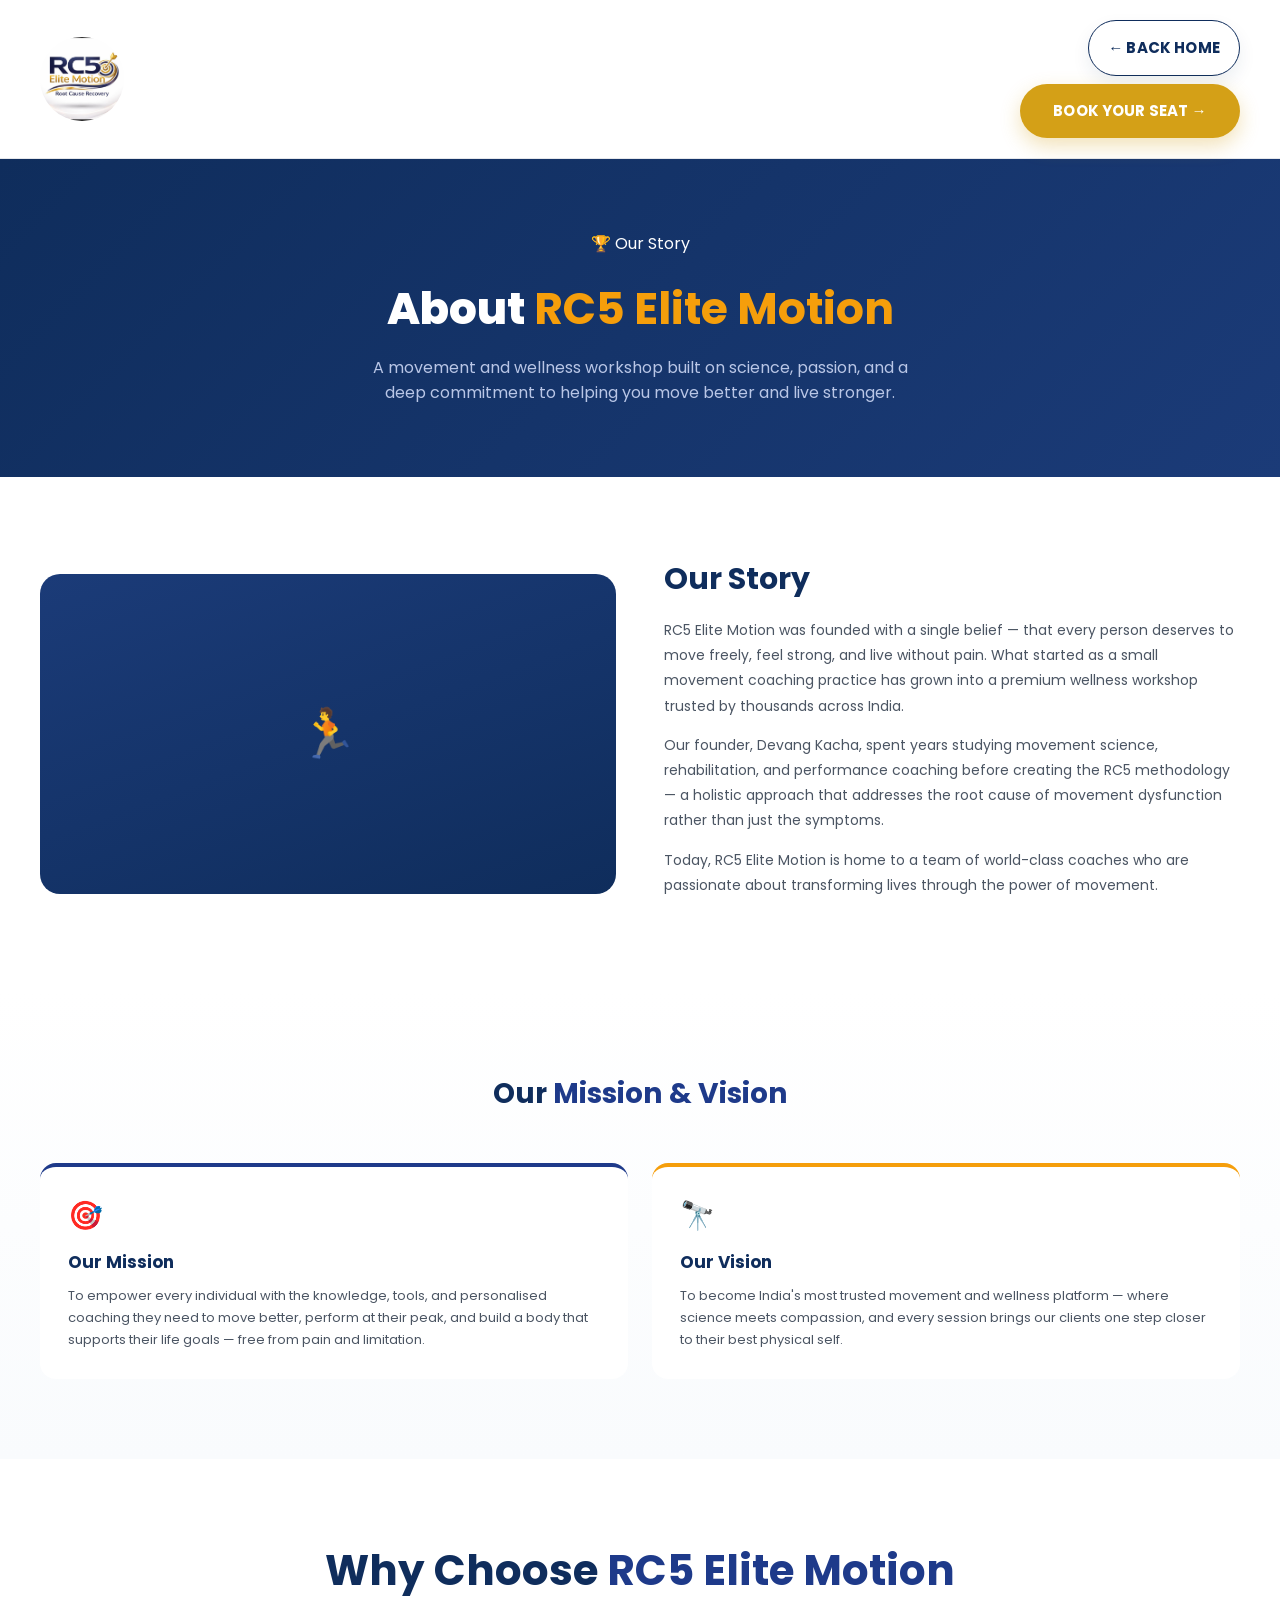
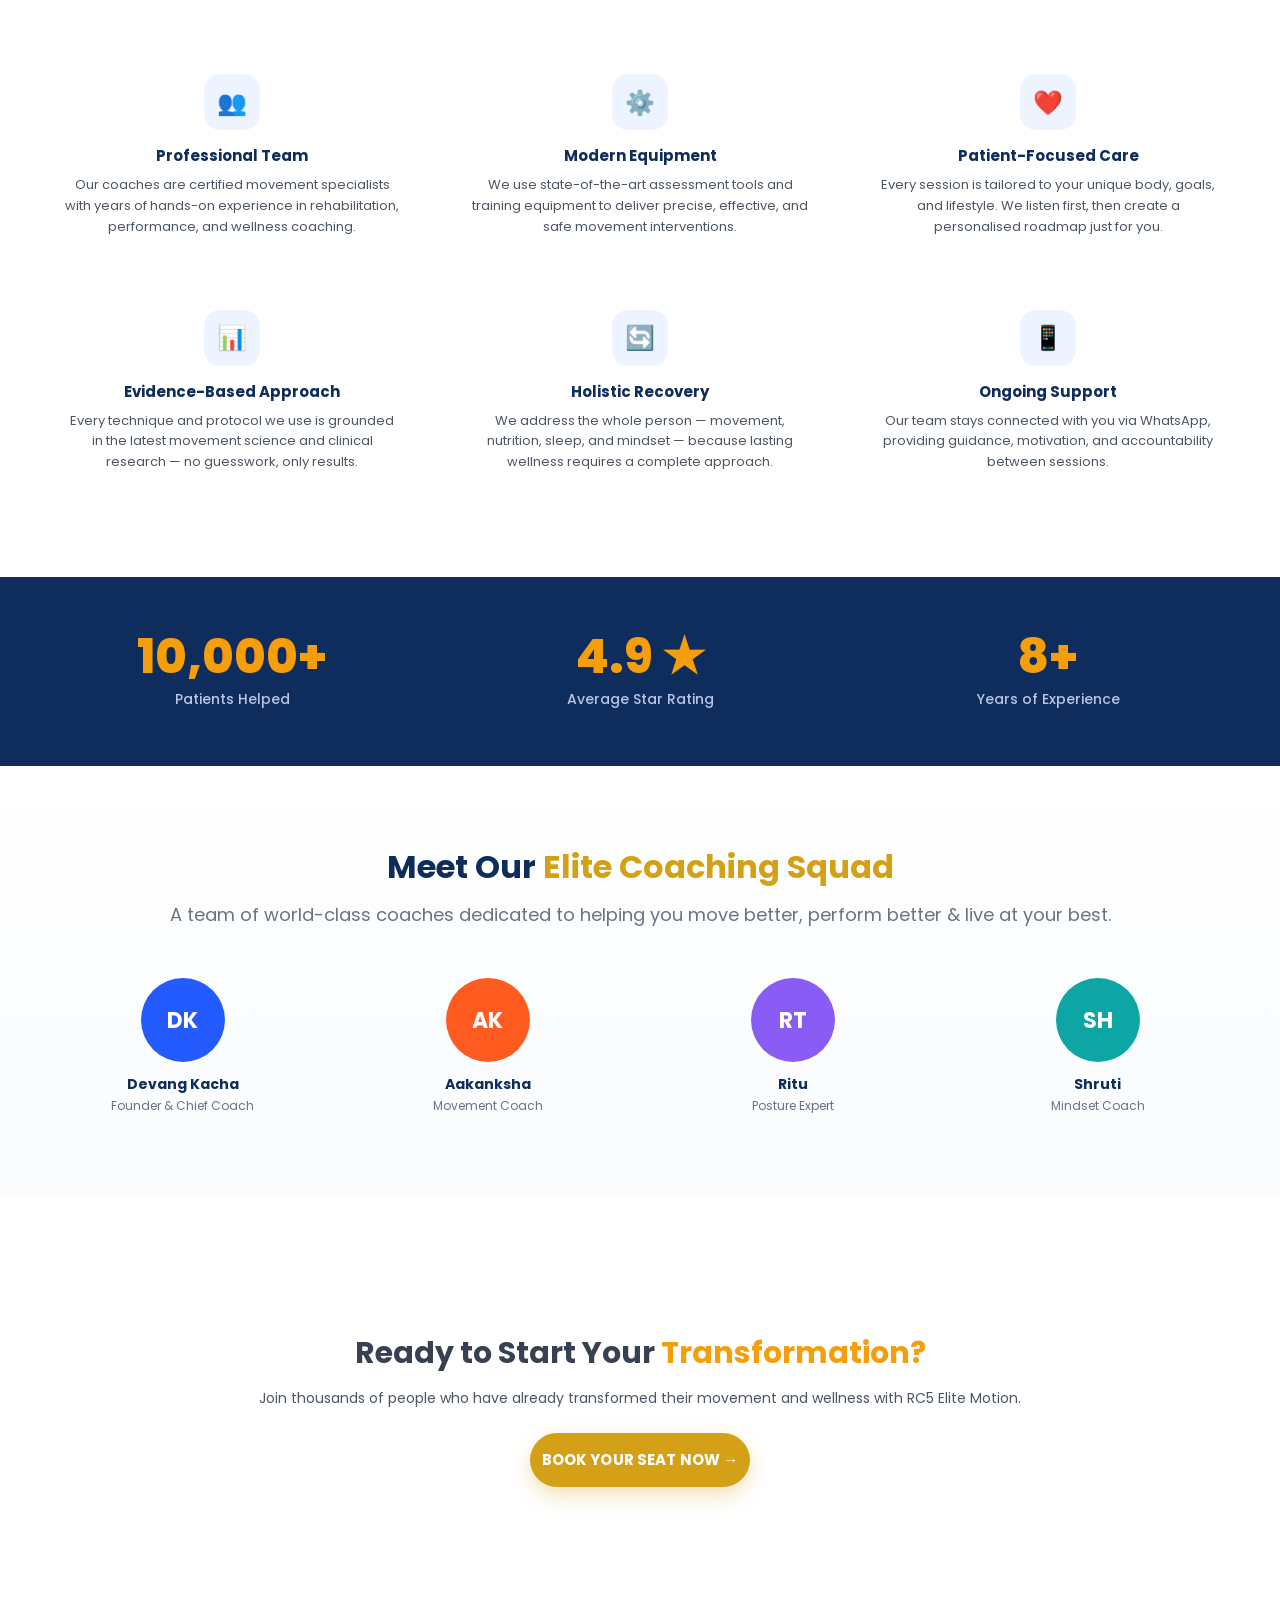
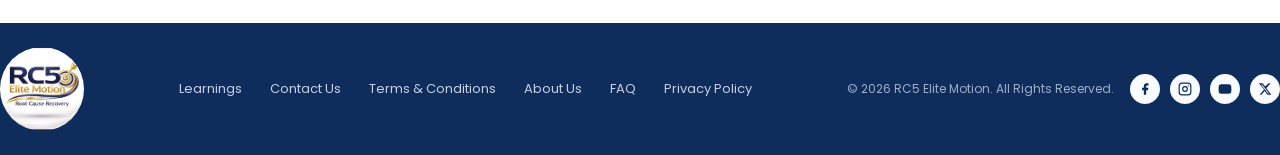
<file: about.html>
<!DOCTYPE html>
<html lang="en">
<head>
<meta charset="UTF-8">
<meta name="viewport" content="width=device-width, initial-scale=1.0">
<title>About Us — RC5 Elite Motion</title>
<meta name="description" content="Learn about RC5 Elite Motion — our story, mission, vision, and the expert team dedicated to your movement and wellness.">
<link rel="preconnect" href="https://fonts.googleapis.com">
<link href="https://fonts.googleapis.com/css2?family=Poppins:wght@400;500;600;700;800&display=swap" rel="stylesheet">
<link rel="stylesheet" href="css/style.css">
<style>
.page-hero{background:linear-gradient(135deg,var(--dark-blue) 0%,#1B3B78 100%);padding:72px 0;text-align:center;color:#fff;}
.page-hero h1{font-size:clamp(28px,4vw,44px);font-weight:800;margin-bottom:14px;}
.page-hero p{font-size:16px;color:#B9C6E6;max-width:560px;margin:0 auto;}
.page-hero .hl{color:var(--orange);}
.story-grid{display:grid;grid-template-columns:1fr 1fr;gap:48px;align-items:center;}
@media(max-width:860px){.story-grid{grid-template-columns:1fr;}}
.story-visual{background:linear-gradient(160deg,#1B3B78,var(--dark-blue));border-radius:20px;height:320px;display:flex;align-items:center;justify-content:center;color:#fff;font-size:48px;}
.story-text h2{font-size:clamp(22px,3vw,30px);font-weight:700;margin-bottom:16px;color:var(--dark-blue);}
.story-text p{font-size:14px;color:var(--gray);line-height:1.8;margin-bottom:14px;}
.mv-grid{display:grid;grid-template-columns:1fr 1fr;gap:24px;}
@media(max-width:600px){.mv-grid{grid-template-columns:1fr;}}
.mv-card{background:#fff;border-radius:var(--radius-card);box-shadow:var(--shadow-card);padding:28px;border-top:4px solid var(--primary-blue);}
.mv-card.orange{border-top-color:var(--orange);}
.mv-card .icon{font-size:28px;margin-bottom:12px;}
.mv-card h3{font-size:17px;font-weight:700;margin-bottom:10px;color:var(--dark-blue);}
.mv-card p{font-size:13px;color:var(--gray);line-height:1.7;}
.why-grid{display:grid;grid-template-columns:repeat(3,1fr);gap:24px;}
@media(max-width:860px){.why-grid{grid-template-columns:1fr 1fr;}}
@media(max-width:560px){.why-grid{grid-template-columns:1fr;}}
.why-card{background:#fff;border-radius:var(--radius-card);box-shadow:var(--shadow-card);padding:24px;text-align:center;}
.why-card .icon{width:56px;height:56px;border-radius:16px;background:var(--light-blue);display:flex;align-items:center;justify-content:center;font-size:24px;margin:0 auto 14px;}
.why-card h3{font-size:15px;font-weight:700;margin-bottom:8px;color:var(--dark-blue);}
.why-card p{font-size:13px;color:var(--gray);line-height:1.6;}
.stats-strip{background:var(--dark-blue);padding:56px 0;}
.stats-grid{display:grid;grid-template-columns:repeat(3,1fr);gap:24px;text-align:center;}
@media(max-width:600px){.stats-grid{grid-template-columns:1fr;}}
.stat-item .val{font-size:clamp(32px,5vw,48px);font-weight:800;color:var(--orange);line-height:1;}
.stat-item .lbl{font-size:14px;color:#B9C6E6;margin-top:8px;font-weight:500;}
.cta-about{text-align:center;padding:56px 0;}
.cta-about h2{font-size:clamp(22px,3vw,30px);font-weight:700;margin-bottom:12px;}
.cta-about p{font-size:14px;color:var(--gray);margin-bottom:24px;}
</style>
</head>
<body>
<div class="main-wrap">

<header>
  <div class="content header-row">
    <a href="index.html" class="logo">
      <img src="assets/images/rc5-logo.jpeg" alt="RC5 Elite Motion">
    </a>
    <div class="header-actions">
      <a href="index.html" class="btn btn-white">← BACK HOME</a>
      <a href="index.html" onclick="history.back();setTimeout(()=>openBooking&&openBooking(),400);return false;" class="btn btn-orange">BOOK YOUR SEAT →</a>
    </div>
  </div>
</header>

<!-- Hero -->
<section class="page-hero">
  <div class="content">
    <div class="badge" style="margin-bottom:20px;display:inline-flex;">🏆 Our Story</div>
    <h1>About <span class="hl">RC5 Elite Motion</span></h1>
    <p>A movement and wellness workshop built on science, passion, and a deep commitment to helping you move better and live stronger.</p>
  </div>
</section>

<!-- Our Story -->
<section class="section">
  <div class="content">
    <div class="story-grid">
      <div class="story-visual">🏃</div>
      <div class="story-text">
        <h2>Our Story</h2>
        <p>RC5 Elite Motion was founded with a single belief — that every person deserves to move freely, feel strong, and live without pain. What started as a small movement coaching practice has grown into a premium wellness workshop trusted by thousands across India.</p>
        <p>Our founder, Devang Kacha, spent years studying movement science, rehabilitation, and performance coaching before creating the RC5 methodology — a holistic approach that addresses the root cause of movement dysfunction rather than just the symptoms.</p>
        <p>Today, RC5 Elite Motion is home to a team of world-class coaches who are passionate about transforming lives through the power of movement.</p>
      </div>
    </div>
  </div>
</section>

<!-- Mission & Vision -->
<section class="section alt">
  <div class="content">
    <h2 class="section-title">Our <span class="hl" style="color:var(--primary-blue);">Mission & Vision</span></h2>
    <div class="mv-grid">
      <div class="mv-card">
        <div class="icon">🎯</div>
        <h3>Our Mission</h3>
        <p>To empower every individual with the knowledge, tools, and personalised coaching they need to move better, perform at their peak, and build a body that supports their life goals — free from pain and limitation.</p>
      </div>
      <div class="mv-card orange">
        <div class="icon">🔭</div>
        <h3>Our Vision</h3>
        <p>To become India's most trusted movement and wellness platform — where science meets compassion, and every session brings our clients one step closer to their best physical self.</p>
      </div>
    </div>
  </div>
</section>

<!-- Why Choose Us -->
<section class="section">
  <div class="content">
    <h2 class="section-title">Why Choose <span class="hl" style="color:var(--primary-blue);">RC5 Elite Motion</span></h2>
    <div class="why-grid">
      <div class="why-card">
        <div class="icon">👥</div>
        <h3>Professional Team</h3>
        <p>Our coaches are certified movement specialists with years of hands-on experience in rehabilitation, performance, and wellness coaching.</p>
      </div>
      <div class="why-card">
        <div class="icon">⚙️</div>
        <h3>Modern Equipment</h3>
        <p>We use state-of-the-art assessment tools and training equipment to deliver precise, effective, and safe movement interventions.</p>
      </div>
      <div class="why-card">
        <div class="icon">❤️</div>
        <h3>Patient-Focused Care</h3>
        <p>Every session is tailored to your unique body, goals, and lifestyle. We listen first, then create a personalised roadmap just for you.</p>
      </div>
      <div class="why-card">
        <div class="icon">📊</div>
        <h3>Evidence-Based Approach</h3>
        <p>Every technique and protocol we use is grounded in the latest movement science and clinical research — no guesswork, only results.</p>
      </div>
      <div class="why-card">
        <div class="icon">🔄</div>
        <h3>Holistic Recovery</h3>
        <p>We address the whole person — movement, nutrition, sleep, and mindset — because lasting wellness requires a complete approach.</p>
      </div>
      <div class="why-card">
        <div class="icon">📱</div>
        <h3>Ongoing Support</h3>
        <p>Our team stays connected with you via WhatsApp, providing guidance, motivation, and accountability between sessions.</p>
      </div>
    </div>
  </div>
</section>

<!-- Stats -->
<section class="stats-strip">
  <div class="content">
    <div class="stats-grid">
      <div class="stat-item">
        <div class="val">10,000+</div>
        <div class="lbl">Patients Helped</div>
      </div>
      <div class="stat-item">
        <div class="val">4.9 ★</div>
        <div class="lbl">Average Star Rating</div>
      </div>
      <div class="stat-item">
        <div class="val">8+</div>
        <div class="lbl">Years of Experience</div>
      </div>
    </div>
  </div>
</section>

<!-- Team -->
<section class="section alt">
  <div class="content">
    <div class="testimonial-head">
      <h2>Meet Our <span class="hl">Elite Coaching Squad</span></h2>
      <div class="sub">A team of world-class coaches dedicated to helping you move better, perform better &amp; live at your best.</div>
    </div>
    <div class="team-grid">
      <div><div class="team-avatar" style="background:#245BFF;">DK</div><div class="team-name">Devang Kacha</div><div class="team-role">Founder &amp; Chief Coach</div></div>
      <div><div class="team-avatar" style="background:#FF5A1F;">AK</div><div class="team-name">Aakanksha</div><div class="team-role">Movement Coach</div></div>
      <div><div class="team-avatar" style="background:#8A5CF6;">RT</div><div class="team-name">Ritu</div><div class="team-role">Posture Expert</div></div>
      <div><div class="team-avatar" style="background:#0EA5A5;">SH</div><div class="team-name">Shruti</div><div class="team-role">Mindset Coach</div></div>
    </div>
  </div>
</section>

<!-- CTA -->
<section class="section">
  <div class="content">
    <div class="cta-about">
      <h2>Ready to Start Your <span style="color:var(--orange);">Transformation?</span></h2>
      <p>Join thousands of people who have already transformed their movement and wellness with RC5 Elite Motion.</p>
      <a href="index.html" onclick="history.back();setTimeout(()=>openBooking&&openBooking(),400);return false;" class="btn btn-orange" style="display:inline-flex;">BOOK YOUR SEAT NOW →</a>
    </div>
  </div>
</section>

<footer>
  <div class="content footer-row">
    <a href="index.html" class="logo">
      <img src="assets/images/rc5-logo.jpeg" alt="RC5 Elite Motion">
    </a>
    <div class="footer-nav">
      <a href="learnings.html">Learnings</a>
      <a href="contact.html">Contact Us</a>
      <a href="terms.html">Terms &amp; Conditions</a>
      <a href="about.html">About Us</a>
      <a href="faq.html">FAQ</a>
      <a href="privacy-policy.html">Privacy Policy</a>
    </div>
    <div class="footer-right">
      <span>© 2026 RC5 Elite Motion. All Rights Reserved.</span>
      <div class="social-icons">
        <a href="#" aria-label="Facebook"><svg width="14" height="14" viewBox="0 0 24 24" fill="currentColor"><path d="M18 2h-3a5 5 0 0 0-5 5v3H7v4h3v8h4v-8h3l1-4h-4V7a1 1 0 0 1 1-1h3z"/></svg></a>
        <a href="#" aria-label="Instagram"><svg width="14" height="14" viewBox="0 0 24 24" fill="none" stroke="currentColor" stroke-width="2"><rect x="2" y="2" width="20" height="20" rx="5"/><circle cx="12" cy="12" r="4"/><circle cx="17.5" cy="6.5" r="1" fill="currentColor" stroke="none"/></svg></a>
        <a href="#" aria-label="YouTube"><svg width="14" height="14" viewBox="0 0 24 24" fill="currentColor"><path d="M22.54 6.42a2.78 2.78 0 0 0-1.95-1.96C18.88 4 12 4 12 4s-6.88 0-8.59.46A2.78 2.78 0 0 0 1.46 6.42 29 29 0 0 0 1 12a29 29 0 0 0 .46 5.58 2.78 2.78 0 0 0 1.95 1.96C5.12 20 12 20 12 20s6.88 0 8.59-.46a2.78 2.78 0 0 0 1.95-1.96A29 29 0 0 0 23 12a29 29 0 0 0-.46-5.58z"/><polygon points="9.75 15.02 15.5 12 9.75 8.98 9.75 15.02" fill="#162A54"/></svg></a>
        <a href="#" aria-label="X"><svg width="14" height="14" viewBox="0 0 24 24" fill="currentColor"><path d="M18.244 2.25h3.308l-7.227 8.26 8.502 11.24H16.17l-4.714-6.231-5.401 6.231H2.744l7.737-8.835L1.254 2.25H8.08l4.253 5.622 5.911-5.622zm-1.161 17.52h1.833L7.084 4.126H5.117z"/></svg></a>
      </div>
    </div>
  </div>
</footer>

</div>
</body>
</html>
</file>
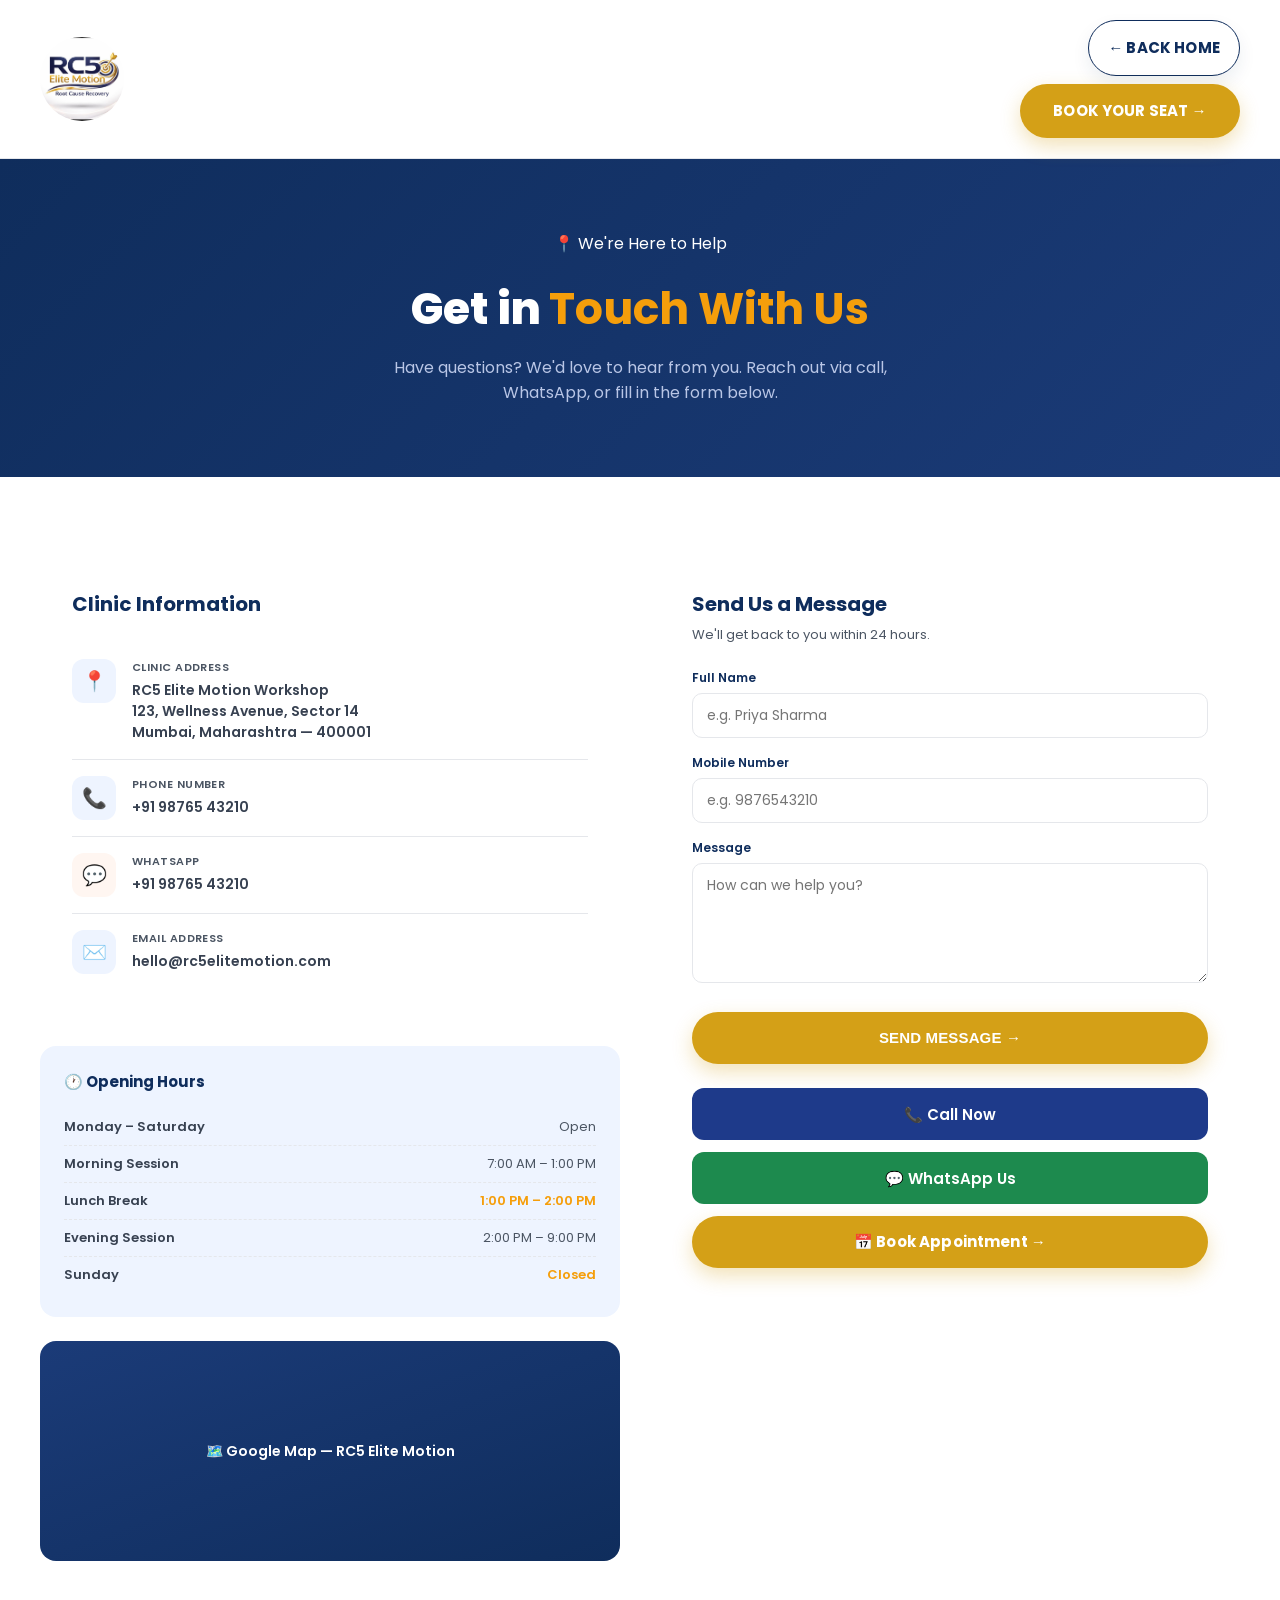
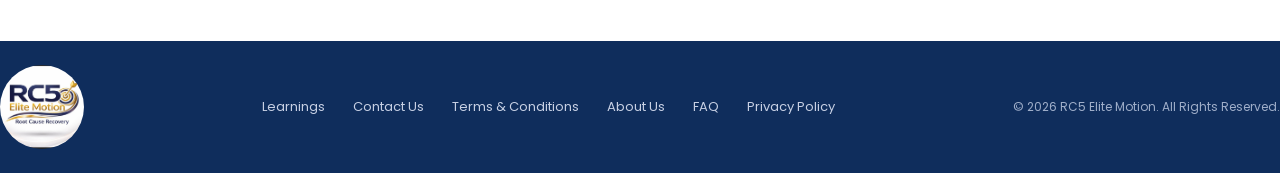
<file: contact.html>
<!DOCTYPE html>
<html lang="en">
<head>
<meta charset="UTF-8">
<meta name="viewport" content="width=device-width, initial-scale=1.0">
<title>Contact Us — RC5 Elite Motion</title>
<meta name="description" content="Get in touch with RC5 Elite Motion. Find our clinic address, phone, WhatsApp, email, and opening hours.">
<link rel="preconnect" href="https://fonts.googleapis.com">
<link href="https://fonts.googleapis.com/css2?family=Poppins:wght@400;500;600;700;800&display=swap" rel="stylesheet">
<link rel="stylesheet" href="css/style.css">
<style>
.page-hero{background:linear-gradient(135deg,var(--dark-blue) 0%,#1B3B78 100%);padding:72px 0;text-align:center;color:#fff;}
.page-hero h1{font-size:clamp(28px,4vw,44px);font-weight:800;margin-bottom:14px;}
.page-hero p{font-size:16px;color:#B9C6E6;max-width:560px;margin:0 auto;}
.page-hero .hl{color:var(--orange);}
.contact-grid{display:grid;grid-template-columns:1fr 1fr;gap:40px;align-items:start;}
@media(max-width:860px){.contact-grid{grid-template-columns:1fr;}}
.contact-info-card{background:#fff;border-radius:var(--radius-card);box-shadow:var(--shadow-card);padding:32px;}
.contact-info-card h2{font-size:20px;font-weight:700;margin-bottom:24px;color:var(--dark-blue);}
.contact-item{display:flex;gap:16px;align-items:flex-start;padding:16px 0;border-bottom:1px solid var(--border);}
.contact-item:last-child{border-bottom:none;}
.contact-icon{width:44px;height:44px;border-radius:12px;background:var(--light-blue);display:flex;align-items:center;justify-content:center;font-size:20px;flex-shrink:0;}
.contact-icon.orange{background:#FFF6F1;}
.contact-label{font-size:11px;font-weight:600;color:var(--gray);text-transform:uppercase;letter-spacing:.04em;margin-bottom:4px;}
.contact-value{font-size:14px;font-weight:600;color:var(--text);line-height:1.5;}
.hours-card{background:var(--light-blue);border-radius:var(--radius-card);padding:24px;margin-top:24px;}
.hours-card h3{font-size:15px;font-weight:700;margin-bottom:16px;color:var(--dark-blue);}
.hours-row{display:flex;justify-content:space-between;align-items:center;padding:8px 0;border-bottom:1px dashed var(--border);font-size:13px;}
.hours-row:last-child{border-bottom:none;}
.hours-row .day{font-weight:600;color:var(--text);}
.hours-row .time{color:var(--gray);}
.hours-row .break{color:var(--orange);font-weight:600;}
.map-placeholder{background:linear-gradient(160deg,#1B3B78,var(--dark-blue));border-radius:var(--radius-card);height:220px;display:flex;align-items:center;justify-content:center;color:#fff;font-size:14px;font-weight:600;margin-top:24px;gap:10px;}
.form-card{background:#fff;border-radius:var(--radius-card);box-shadow:var(--shadow-card);padding:32px;}
.form-card h2{font-size:20px;font-weight:700;margin-bottom:6px;color:var(--dark-blue);}
.form-card .sub{font-size:13px;color:var(--gray);margin-bottom:24px;}
.action-btns{display:flex;flex-direction:column;gap:12px;margin-top:24px;}
.btn-call{background:var(--primary-blue);color:#fff;width:100%;height:52px;border-radius:var(--radius-btn);font-weight:600;font-size:15px;border:none;cursor:pointer;display:flex;align-items:center;justify-content:center;gap:8px;transition:transform .15s;}
.btn-calnhover{transform:translateY(-2px);}
.btn-wa{background:#1D8A4E;color:#fff;width:100%;height:52px;border-radius:var(--radius-btn);font-weight:600;font-size:15px;border:none;cursor:pointer;display:flex;align-items:center;justify-content:center;gap:8px;transition:transform .15s;}
.btn-wa:hover{transform:translateY(-2px);}
</style>
</head>
<body>
<div class="main-wrap">

<header>
  <div class="content header-row">
    <a href="index.html" class="logo">
      <img src="assets/images/rc5-logo.jpeg" alt="RC5 Elite Motion">
    </a>
    <div class="header-actions">
      <a href="index.html" class="btn btn-white">← BACK HOME</a>
      <a href="index.html" onclick="history.back();setTimeout(()=>openBooking&&openBooking(),400);return false;" class="btn btn-orange">BOOK YOUR SEAT →</a>
    </div>
  </div>
</header>

<!-- Hero -->
<section class="page-hero">
  <div class="content">
    <div class="badge" style="margin-bottom:20px;display:inline-flex;">📍 We're Here to Help</div>
    <h1>Get in <span class="hl">Touch With Us</span></h1>
    <p>Have questions? We'd love to hear from you. Reach out via call, WhatsApp, or fill in the form below.</p>
  </div>
</section>

<!-- Contact Content -->
<section class="section">
  <div class="content">
    <div class="contact-grid">

      <!-- Left: Info -->
      <div>
        <div class="contact-info-card">
          <h2>Clinic Information</h2>
          <div class="contact-item">
            <div class="contact-icon">📍</div>
            <div>
              <div class="contact-label">Clinic Address</div>
              <div class="contact-value">RC5 Elite Motion Workshop<br>123, Wellness Avenue, Sector 14<br>Mumbai, Maharashtra — 400001</div>
            </div>
          </div>
          <div class="contact-item">
            <div class="contact-icon">📞</div>
            <div>
              <div class="contact-label">Phone Number</div>
              <div class="contact-value">+91 98765 43210</div>
            </div>
          </div>
          <div class="contact-item">
            <div class="contact-icon orange">💬</div>
            <div>
              <div class="contact-label">WhatsApp</div>
              <div class="contact-value">+91 98765 43210</div>
            </div>
          </div>
          <div class="contact-item">
            <div class="contact-icon">✉️</div>
            <div>
              <div class="contact-label">Email Address</div>
              <div class="contact-value">hello@rc5elitemotion.com</div>
            </div>
          </div>
        </div>

        <div class="hours-card">
          <h3>🕐 Opening Hours</h3>
          <div class="hours-row"><span class="day">Monday – Saturday</span><span class="time">Open</span></div>
          <div class="hours-row"><span class="day">Morning Session</span><span class="time">7:00 AM – 1:00 PM</span></div>
          <div class="hours-row"><span class="day">Lunch Break</span><span class="break">1:00 PM – 2:00 PM</span></div>
          <div class="hours-row"><span class="day">Evening Session</span><span class="time">2:00 PM – 9:00 PM</span></div>
          <div class="hours-row"><span class="day">Sunday</span><span class="break">Closed</span></div>
        </div>

        <div class="map-placeholder">
          🗺️ Google Map — RC5 Elite Motion
        </div>
      </div>

      <!-- Right: Form + Buttons -->
      <div>
        <div class="form-card">
          <h2>Send Us a Message</h2>
          <div class="sub">We'll get back to you within 24 hours.</div>

          <div class="field">
            <label>Full Name</label>
            <input type="text" placeholder="e.g. Priya Sharma">
          </div>
          <div class="field">
            <label>Mobile Number</label>
            <input type="tel" placeholder="e.g. 9876543210" inputmode="numeric" maxlength="10">
          </div>
          <div class="field">
            <label>Message</label>
            <textarea placeholder="How can we help you?" style="min-height:120px;"></textarea>
          </div>
          <button class="btn btn-orange modal-submit" onclick="alert('Message sent! We will contact you shortly.')">SEND MESSAGE →</button>

          <div class="action-btns">
            <a href="ten+919876543210" class="btn-call">📞 Call Now</a>
            <a href="https://wa.me/919876543210" target="_blank" class="btn-wa">💬 WhatsApp Us</a>
            <a href="index.html" onclick="history.back();setTimeout(()=>openBooking&&openBooking(),400);return false;" class="btn btn-orange" style="width:100%;height:52px;display:flex;align-items:center;justify-content:center;">📅 Book Appointment →</a>
          </div>
        </div>
      </div>

    </div>
  </div>
</section>

<footer>
  <div class="content footer-row">
    <a href="index.html" class="logo">
      <img src="assets/images/rc5-logo.jpeg" alt="RC5 Elite Motion">
    </a>
    <div class="footer-nav">
      <a href="learnings.html">Learnings</a>
      <a href="contact.html">Contact Us</a>
      <a href="terms.html">Terms &amp; Conditions</a>
      <a href="about.html">About Us</a>
      <a href="faq.html">FAQ</a>
      <a href="privacy-policy.html">Privacy Policy</a>
    </div>
    <div class="footer-right">
      <span>© 2026 RC5 Elite Motion. All Rights Reserved.</span>
     
    </div>
  </div>
</footer>

</div>
</body>
</html>
</file>
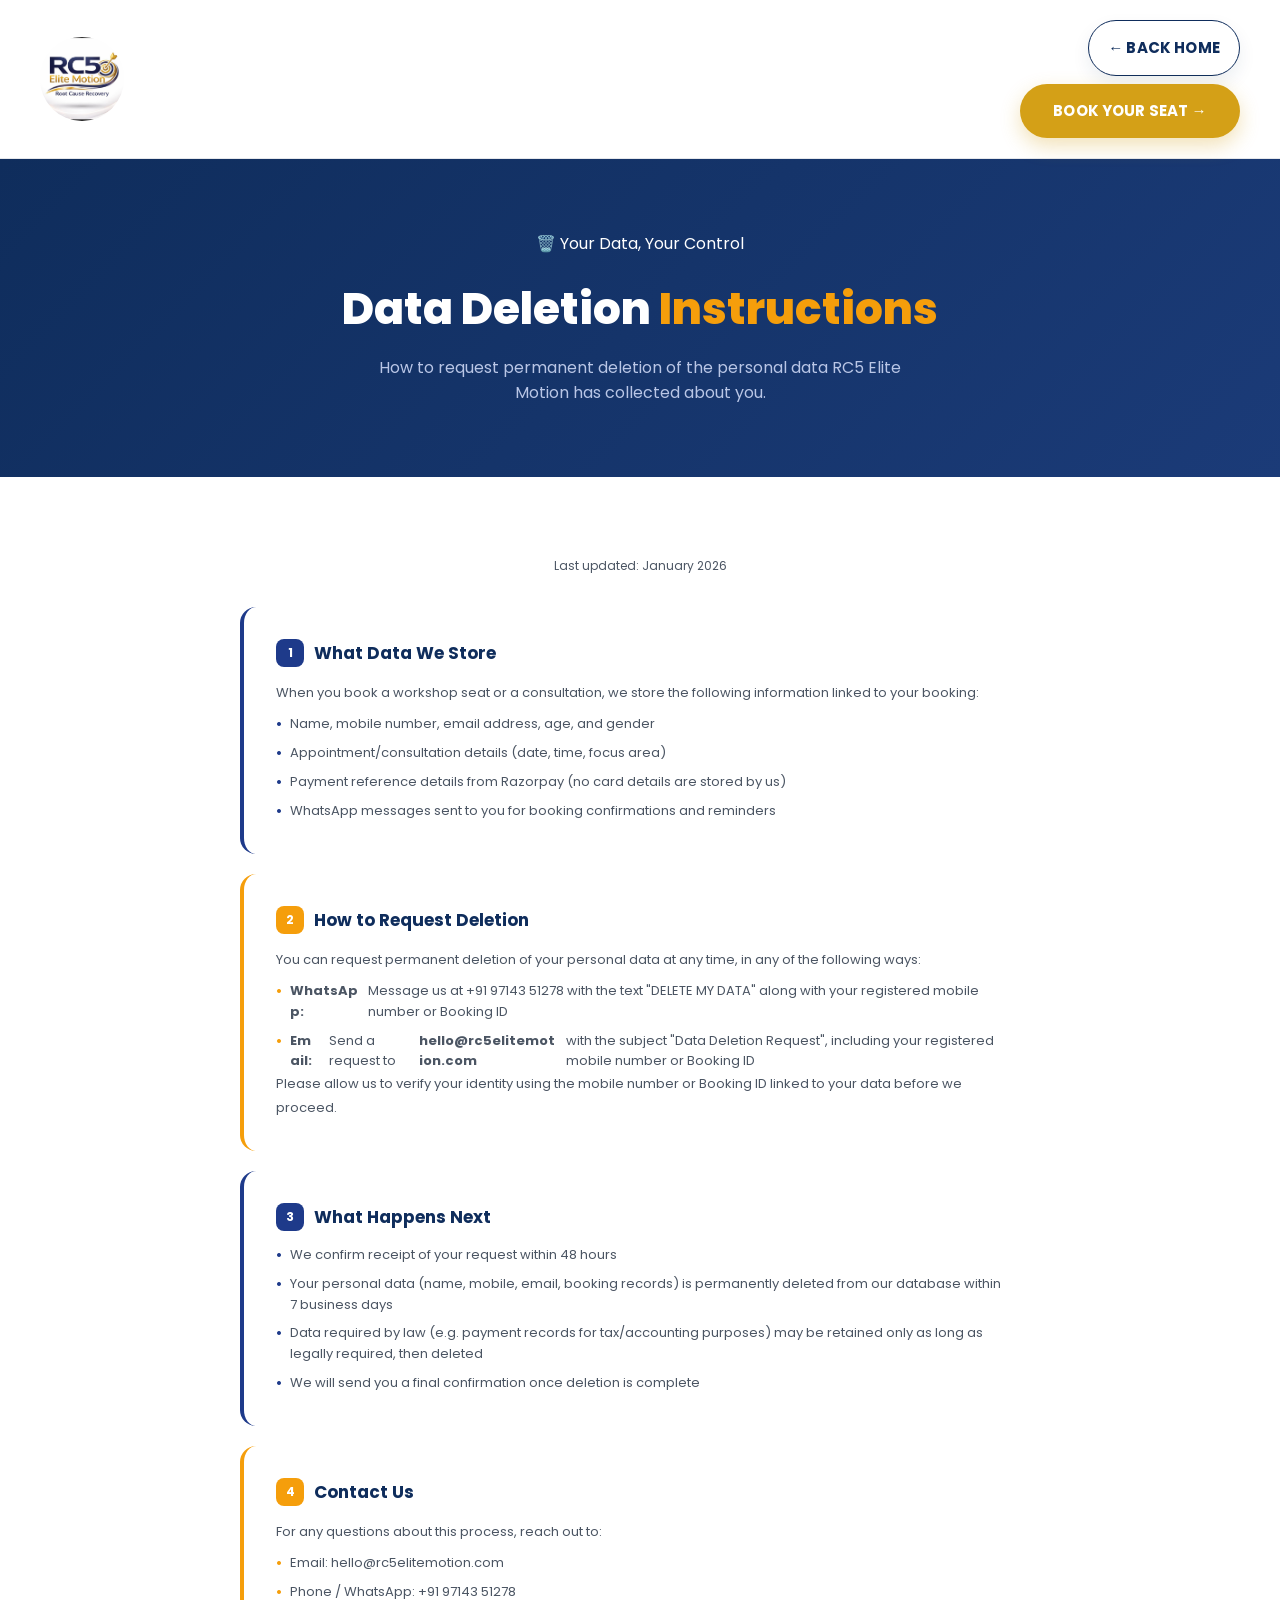
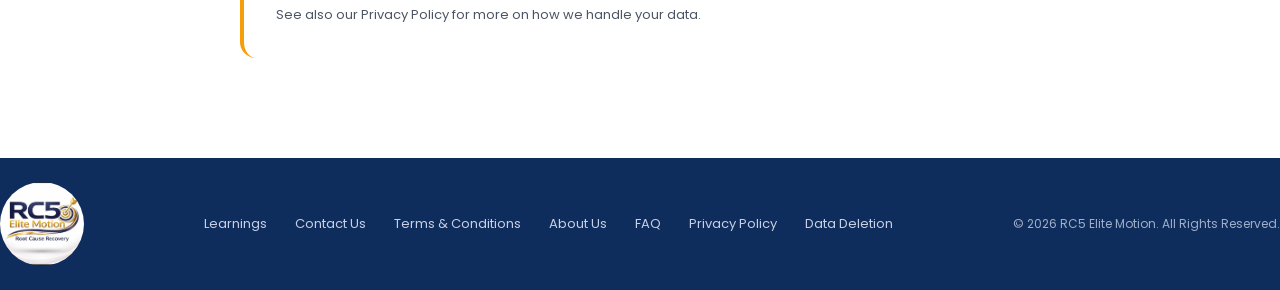
<file: data-deletion.html>
<!DOCTYPE html>
<html lang="en">
<head>
<meta charset="UTF-8">
<meta name="viewport" content="width=device-width, initial-scale=1.0">
<title>Data Deletion Instructions — RC5 Elite Motion</title>
<meta name="description" content="How to request deletion of your personal data collected by RC5 Elite Motion.">
<link rel="preconnect" href="https://fonts.googleapis.com">
<link href="https://fonts.googleapis.com/css2?family=Poppins:wght@400;500;600;700;800&display=swap" rel="stylesheet">
<link rel="stylesheet" href="css/style.css">
<style>
.page-hero{background:linear-gradient(135deg,var(--dark-blue) 0%,#1B3B78 100%);padding:72px 0;text-align:center;color:#fff;}
.page-hero h1{font-size:clamp(28px,4vw,44px);font-weight:800;margin-bottom:14px;}
.page-hero p{font-size:16px;color:#B9C6E6;max-width:560px;margin:0 auto;}
.legal-wrap{max-width:800px;margin:0 auto;}
.legal-section{background:#fff;border-radius:var(--radius-card);box-shadow:var(--shadow-card);padding:32px;margin-bottom:20px;border-left:4px solid var(--primary-blue);}
.legal-section.orange{border-left-color:var(--orange);}
.legal-section h2{font-size:17px;font-weight:700;color:var(--dark-blue);margin-bottom:14px;display:flex;align-items:center;gap:10px;}
.legal-section h2 .num{width:28px;height:28px;border-radius:8px;background:var(--primary-blue);color:#fff;display:flex;align-items:center;justify-content:center;font-size:12px;font-weight:700;flex-shrink:0;}
.legal-section.orange h2 .num{background:var(--orange);}
.legal-section p{font-size:13px;color:var(--gray);line-height:1.8;margin-bottom:10px;}
.legal-section p:last-child{margin-bottom:0;}
.legal-section ul{list-style:none;display:flex;flex-direction:column;gap:8px;margin-top:8px;}
.legal-section ul li{font-size:13px;color:var(--gray);display:flex;gap:8px;align-items:flex-start;line-height:1.6;}
.legal-section ul li::before{content:"•";color:var(--primary-blue);font-weight:700;flex-shrink:0;}
.legal-section.orange ul li::before{color:var(--orange);}
.updated-note{text-align:center;font-size:12px;color:var(--gray);margin-bottom:32px;}
</style>
</head>
<body>
<div class="main-wrap">

<header>
  <div class="content header-row">
    <a href="index.html" class="logo">
      <img src="assets/images/rc5-logo.jpeg" alt="RC5 Elite Motion">
    </a>
    <div class="header-actions">
      <a href="index.html" class="btn btn-white">← BACK HOME</a>
      <a href="index.html" onclick="history.back();setTimeout(()=>openBooking&&openBooking(),400);return false;" class="btn btn-orange">BOOK YOUR SEAT →</a>
    </div>
  </div>
</header>

<!-- Hero -->
<section class="page-hero">
  <div class="content">
    <div class="badge" style="margin-bottom:20px;display:inline-flex;">🗑️ Your Data, Your Control</div>
    <h1>Data Deletion <span style="color:var(--orange);">Instructions</span></h1>
    <p>How to request permanent deletion of the personal data RC5 Elite Motion has collected about you.</p>
  </div>
</section>

<!-- Data Deletion Content -->
<section class="section">
  <div class="content">
    <div class="legal-wrap">
      <p class="updated-note">Last updated: January 2026</p>

      <div class="legal-section">
        <h2><span class="num">1</span> What Data We Store</h2>
        <p>When you book a workshop seat or a consultation, we store the following information linked to your booking:</p>
        <ul>
          <li>Name, mobile number, email address, age, and gender</li>
          <li>Appointment/consultation details (date, time, focus area)</li>
          <li>Payment reference details from Razorpay (no card details are stored by us)</li>
          <li>WhatsApp messages sent to you for booking confirmations and reminders</li>
        </ul>
      </div>

      <div class="legal-section orange">
        <h2><span class="num">2</span> How to Request Deletion</h2>
        <p>You can request permanent deletion of your personal data at any time, in any of the following ways:</p>
        <ul>
          <li><strong>WhatsApp:</strong> Message us at +91 97143 51278 with the text "DELETE MY DATA" along with your registered mobile number or Booking ID</li>
          <li><strong>Email:</strong> Send a request to <strong>hello@rc5elitemotion.com</strong> with the subject "Data Deletion Request", including your registered mobile number or Booking ID</li>
        </ul>
        <p>Please allow us to verify your identity using the mobile number or Booking ID linked to your data before we proceed.</p>
      </div>

      <div class="legal-section">
        <h2><span class="num">3</span> What Happens Next</h2>
        <ul>
          <li>We confirm receipt of your request within 48 hours</li>
          <li>Your personal data (name, mobile, email, booking records) is permanently deleted from our database within 7 business days</li>
          <li>Data required by law (e.g. payment records for tax/accounting purposes) may be retained only as long as legally required, then deleted</li>
          <li>We will send you a final confirmation once deletion is complete</li>
        </ul>
      </div>

      <div class="legal-section orange">
        <h2><span class="num">4</span> Contact Us</h2>
        <p>For any questions about this process, reach out to:</p>
        <ul>
          <li>Email: hello@rc5elitemotion.com</li>
          <li>Phone / WhatsApp: +91 97143 51278</li>
        </ul>
        <p>See also our <a href="privacy-policy.html">Privacy Policy</a> for more on how we handle your data.</p>
      </div>

    </div>
  </div>
</section>

<footer>
  <div class="content footer-row">
    <a href="index.html" class="logo">
      <img src="assets/images/rc5-logo.jpeg" alt="RC5 Elite Motion">
    </a>
    <div class="footer-nav">
      <a href="learnings.html">Learnings</a>
      <a href="contact.html">Contact Us</a>
      <a href="terms.html">Terms &amp; Conditions</a>
      <a href="about.html">About Us</a>
      <a href="faq.html">FAQ</a>
      <a href="privacy-policy.html">Privacy Policy</a>
      <a href="data-deletion.html">Data Deletion</a>
    </div>
    <div class="footer-right">
      <span>© 2026 RC5 Elite Motion. All Rights Reserved.</span>
    </div>
  </div>
</footer>

</div>
</body>
</html>
</file>
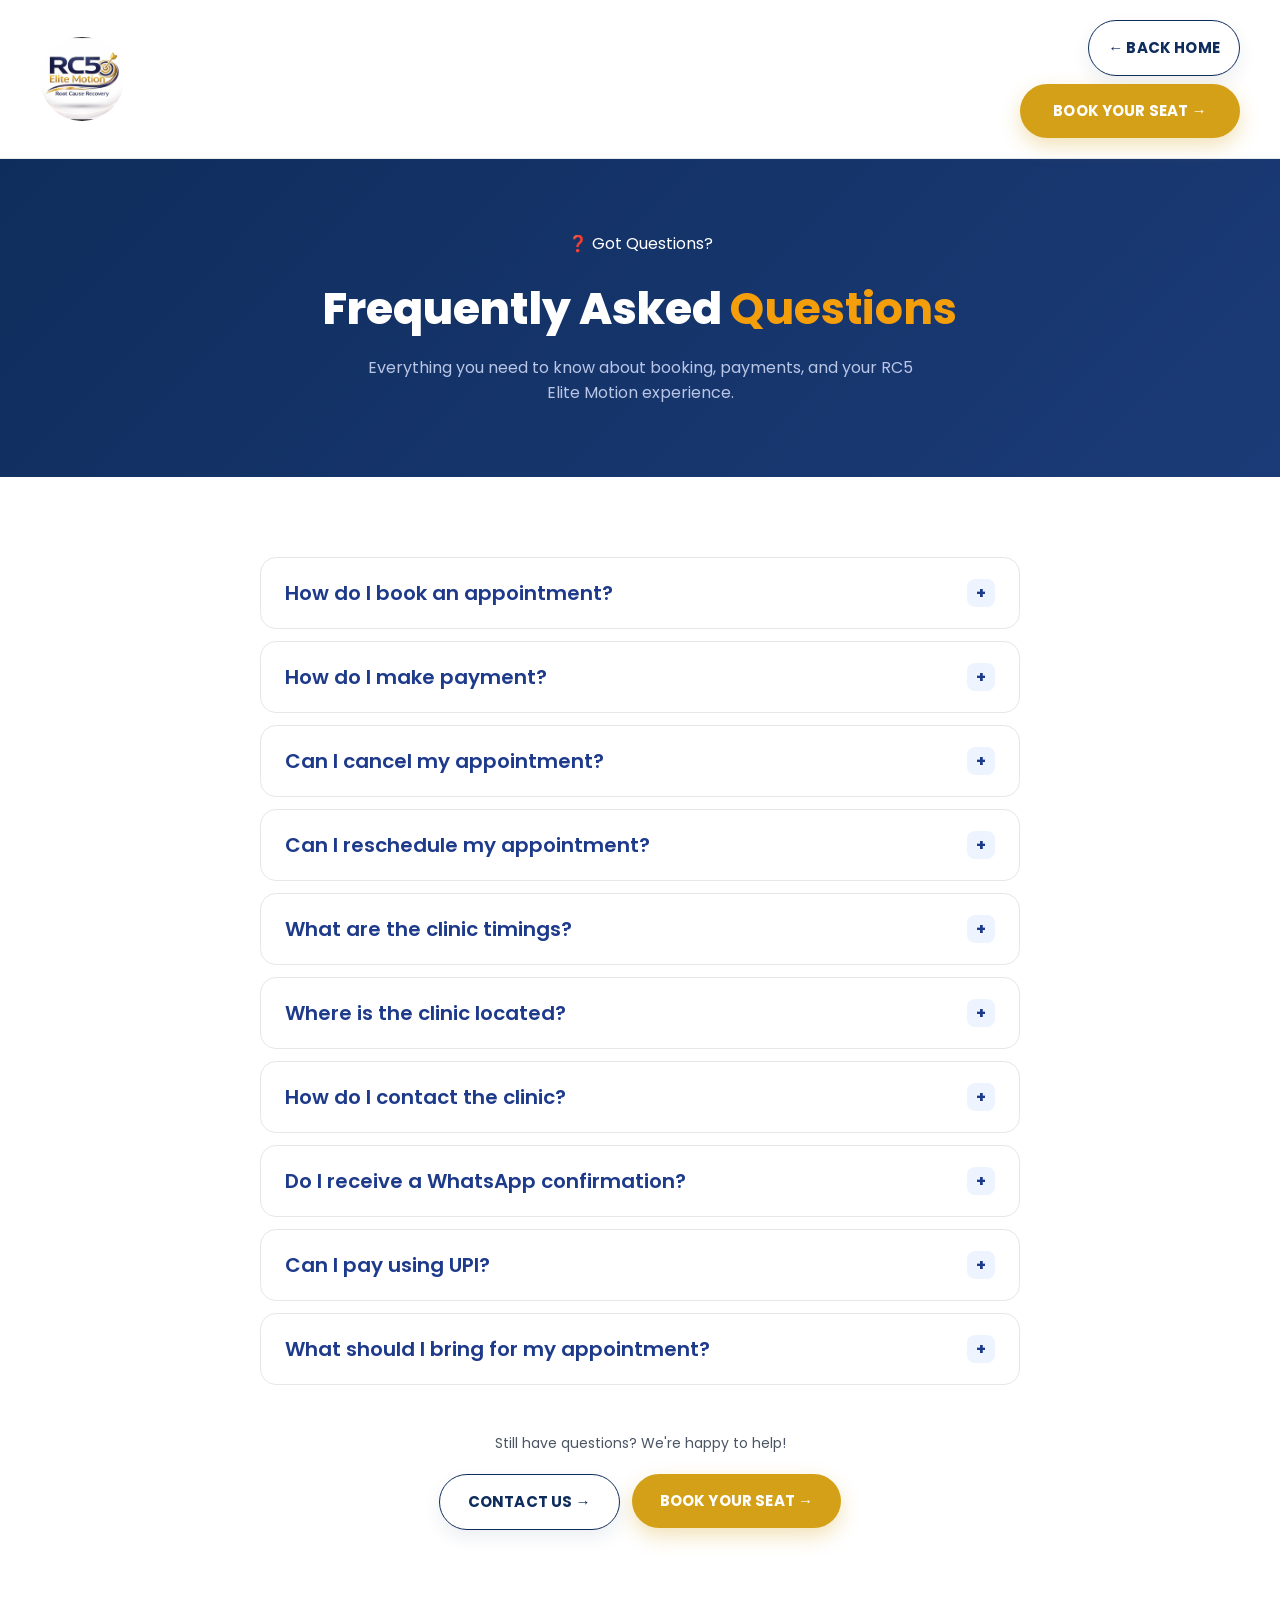
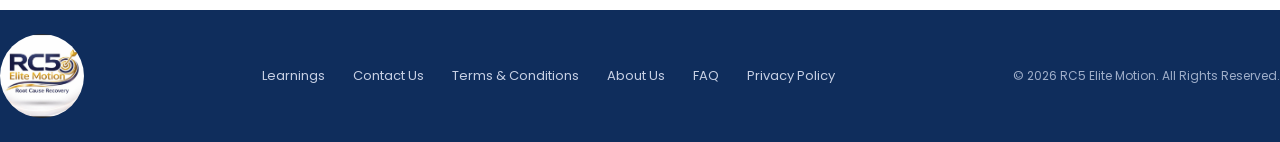
<file: faq.html>
<!DOCTYPE html>
<html lang="en">
<head>
<meta charset="UTF-8">
<meta name="viewport" content="width=device-width, initial-scale=1.0">
<title>FAQ — RC5 Elite Motion</title>
<meta name="description" content="Frequently asked questions about RC5 Elite Motion — booking, payments, cancellations, clinic timings, and more.">
<link rel="preconnect" href="https://fonts.googleapis.com">
<link href="https://fonts.googleapis.com/css2?family=Poppins:wght@400;500;600;700;800&display=swap" rel="stylesheet">
<link rel="stylesheet" href="css/style.css">
<style>
.page-hero{background:linear-gradient(135deg,var(--dark-blue) 0%,#1B3B78 100%);padding:72px 0;text-align:center;color:#fff;}
.page-hero h1{font-size:clamp(28px,4vw,44px);font-weight:800;margin-bottom:14px;}
.page-hero p{font-size:16px;color:#B9C6E6;max-width:560px;margin:0 auto;}
.page-hero .hl{color:var(--orange);}
.faq-wrap{max-width:760px;margin:0 auto;}
.faq-item{background:#fff;border-radius:var(--radius-card);box-shadow:var(--shadow-card);margin-bottom:12px;overflow:hidden;border:1.5px solid var(--border);transition:border-color .2s;}
.faq-item.open{border-color:var(--primary-blue);}
.faq-q{display:flex;align-items:center;justify-content:space-between;padding:20px 24px;cursor:pointer;gap:16px;}
.faq-q-text{font-size:clamp(15px, 1.8vw, 20px);font-weight:600;color:var(--primary-blue);line-height:1.5;}
.faq-icon{width:28px;height:28px;border-radius:8px;background:var(--light-blue);display:flex;align-items:center;justify-content:center;color:var(--primary-blue);font-size:16px;font-weight:700;flex-shrink:0;transition:background .2s,transform .2s;}
.faq-item.open .faq-icon{background:var(--primary-blue);color:#fff;transform:rotate(45deg);}
.faq-a{display:none;padding:0 24px 20px;font-size:clamp(15px, 1.5vw, 18px);color:var(--primary-blue);line-height:1.8;border-top:1px solid var(--border);}
.faq-item.open .faq-a{display:block;}
.faq-a-inner{padding-top:16px;}
.faq-cta{text-align:center;margin-top:48px;}
.faq-cta p{font-size:14px;color:var(--gray);margin-bottom:20px;}
</style>
</head>
<body>
<div class="main-wrap">

<header>
  <div class="content header-row">
    <a href="index.html" class="logo">
      <img src="assets/images/rc5-logo.jpeg" alt="RC5 Elite Motion">
    </a>
    <div class="header-actions">
      <a href="index.html" class="btn btn-white">← BACK HOME</a>
      <a href="index.html" onclick="history.back();setTimeout(()=>openBooking&&openBooking(),400);return false;" class="btn btn-orange">BOOK YOUR SEAT →</a>
    </div>
  </div>
</header>

<!-- Hero -->
<section class="page-hero">
  <div class="content">
    <div class="badge" style="margin-bottom:20px;display:inline-flex;">❓ Got Questions?</div>
    <h1>Frequently Asked <span class="hl">Questions</span></h1>
    <p>Everything you need to know about booking, payments, and your RC5 Elite Motion experience.</p>
  </div>
</section>

<!-- FAQ -->
<section class="section">
  <div class="content">
    <div class="faq-wrap">

      <div class="faq-item">
        <div class="faq-q" onclick="toggleFaq(this)">
          <span class="faq-q-text">How do I book an appointment?</span>
          <span class="faq-icon">+</span>
        </div>
        <div class="faq-a"><div class="faq-a-inner">Click the "Book Your Seat" button on our website. Fill in your name, mobile number, age, gender, focus area, preferred date, and time slot. Once submitted, your seat will be reserved and you'll be prompted to complete the payment to confirm your booking.</div></div>
      </div>

      <div class="faq-item">
        <div class="faq-q" onclick="toggleFaq(this)">
          <span class="faq-q-text">How do I make payment?</span>
          <span class="faq-icon">+</span>
        </div>
        <div class="faq-a"><div class="faq-a-inner">After reserving your seat, you'll be directed to our secure Razorpay payment gateway. We accept UPI, credit/debit cards, net banking, and popular wallets. The workshop fee is ₹249 (discounted from ₹1500). Payment is required to confirm your booking.</div></div>
      </div>

      <div class="faq-item">
        <div class="faq-q" onclick="toggleFaq(this)">
          <span class="faq-q-text">Can I cancel my appointment?</span>
          <span class="faq-icon">+</span>
        </div>
        <div class="faq-a"><div class="faq-a-inner">Cancellations can be requested by contacting us via WhatsApp or phone at least 24 hours before your scheduled appointment. Cancellations made less than 24 hours before the session may not be eligible for a refund. Please refer to our Terms &amp; Conditions for the full cancellation policy.</div></div>
      </div>

      <div class="faq-item">
        <div class="faq-q" onclick="toggleFaq(this)">
          <span class="faq-q-text">Can I reschedule my appointment?</span>
          <span class="faq-icon">+</span>
        </div>
        <div class="faq-a"><div class="faq-a-inner">Yes, rescheduling is allowed subject to slot availability. Please contact us via WhatsApp at least 24 hours before your appointment to request a reschedule. We'll do our best to accommodate your preferred new date and time.</div></div>
      </div>

      <div class="faq-item">
        <div class="faq-q" onclick="toggleFaq(this)">
          <span class="faq-q-text">What are the clinic timings?</span>
          <span class="faq-icon">+</span>
        </div>
        <div class="faq-a"><div class="faq-a-inner">We are open Monday to Saturday. Morning sessions run from 7:00 AM to 1:00 PM, followed by a lunch break from 1:00 PM to 2:00 PM, and evening sessions from 2:00 PM to 9:00 PM. We are closed on Sundays.</div></div>
      </div>

      <div class="faq-item">
        <div class="faq-q" onclick="toggleFaq(this)">
          <span class="faq-q-text">Where is the clinic located?</span>
          <span class="faq-icon">+</span>
        </div>
        <div class="faq-a"><div class="faq-a-inner">RC5 Elite Motion is located at 123, Wellness Avenue, Sector 14, Mumbai, Maharashtra — 400001. You can find us on Google Maps by searching "RC5 Elite Motion". For directions, feel free to WhatsApp us and we'll guide you.</div></div>
      </div>

      <div class="faq-item">
        <div class="faq-q" onclick="toggleFaq(this)">
          <span class="faq-q-text">How do I contact the clinic?</span>
          <span class="faq-icon">+</span>
        </div>
        <div class="faq-a"><div class="faq-a-inner">You can reach us by phone at +91 98765 43210, via WhatsApp on the same number, or by email at hello@rc5elitemotion.com. You can also use the contact form on our Contact Us page. We typically respond within a few hours during clinic hours.</div></div>
      </div>

      <div class="faq-item">
        <div class="faq-q" onclick="toggleFaq(this)">
          <span class="faq-q-text">Do I receive a WhatsApp confirmation?</span>
          <span class="faq-icon">+</span>
        </div>
        <div class="faq-a"><div class="faq-a-inner">Yes! Once your payment is confirmed, our team will send you a WhatsApp message with your booking details, session information, and any preparation instructions. Please ensure your mobile number is correct when booking.</div></div>
      </div>

      <div class="faq-item">
        <div class="faq-q" onclick="toggleFaq(this)">
          <span class="faq-q-text">Can I pay using UPI?</span>
          <span class="faq-icon">+</span>
        </div>
        <div class="faq-a"><div class="faq-a-inner">Absolutely! We accept all major UPI apps including Google Pay, PhonePe, Paytm, BHIM, and any UPI-enabled banking app. Simply select UPI on the Razorpay payment screen and complete the payment using your preferred app.</div></div>
      </div>

      <div class="faq-item">
        <div class="faq-q" onclick="toggleFaq(this)">
          <span class="faq-q-text">What should I bring for my appointment?</span>
          <span class="faq-icon">+</span>
        </div>
        <div class="faq-a"><div class="faq-a-inner">Please wear comfortable, stretchable clothing that allows free movement. Bring your booking confirmation (Booking ID), a water bottle, and any previous medical reports or prescriptions if relevant to your condition. Arrive 5–10 minutes early to complete a brief intake form.</div></div>
      </div>

      <div class="faq-cta">
        <p>Still have questions? We're happy to help!</p>
        <div style="display:flex;gap:12px;justify-content:center;flex-wrap:wrap;">
          <a href="contact.html" class="btn btn-white" style="width:auto;padding:0 28px;">CONTACT US →</a>
          <a href="index.html" onclick="history.back();setTimeout(()=>openBooking&&openBooking(),400);return false;" class="btn btn-orange" style="width:auto;padding:0 28px;">BOOK YOUR SEAT →</a>
        </div>
      </div>

    </div>
  </div>
</section>

<footer>
  <div class="content footer-row">
    <a href="index.html" class="logo">
      <img src="assets/images/rc5-logo.jpeg" alt="RC5 Elite Motion">
    </a>
    <div class="footer-nav">
      <a href="learnings.html">Learnings</a>
      <a href="contact.html">Contact Us</a>
      <a href="terms.html">Terms &amp; Conditions</a>
      <a href="about.html">About Us</a>
      <a href="faq.html">FAQ</a>
      <a href="privacy-policy.html">Privacy Policy</a>
    </div>
    <div class="footer-right">
      <span>© 2026 RC5 Elite Motion. All Rights Reserved.</span>
      
    </div>
  </div>
</footer>

</div>
<script>
function toggleFaq(el) {
  const item = el.closest('.faq-item');
  const isOpen = item.classList.contains('open');
  document.querySelectorAll('.faq-item.open').forEach(i => i.classList.remove('open'));
  if (!isOpen) item.classList.add('open');
}
</script>
</body>
</html>
</file>
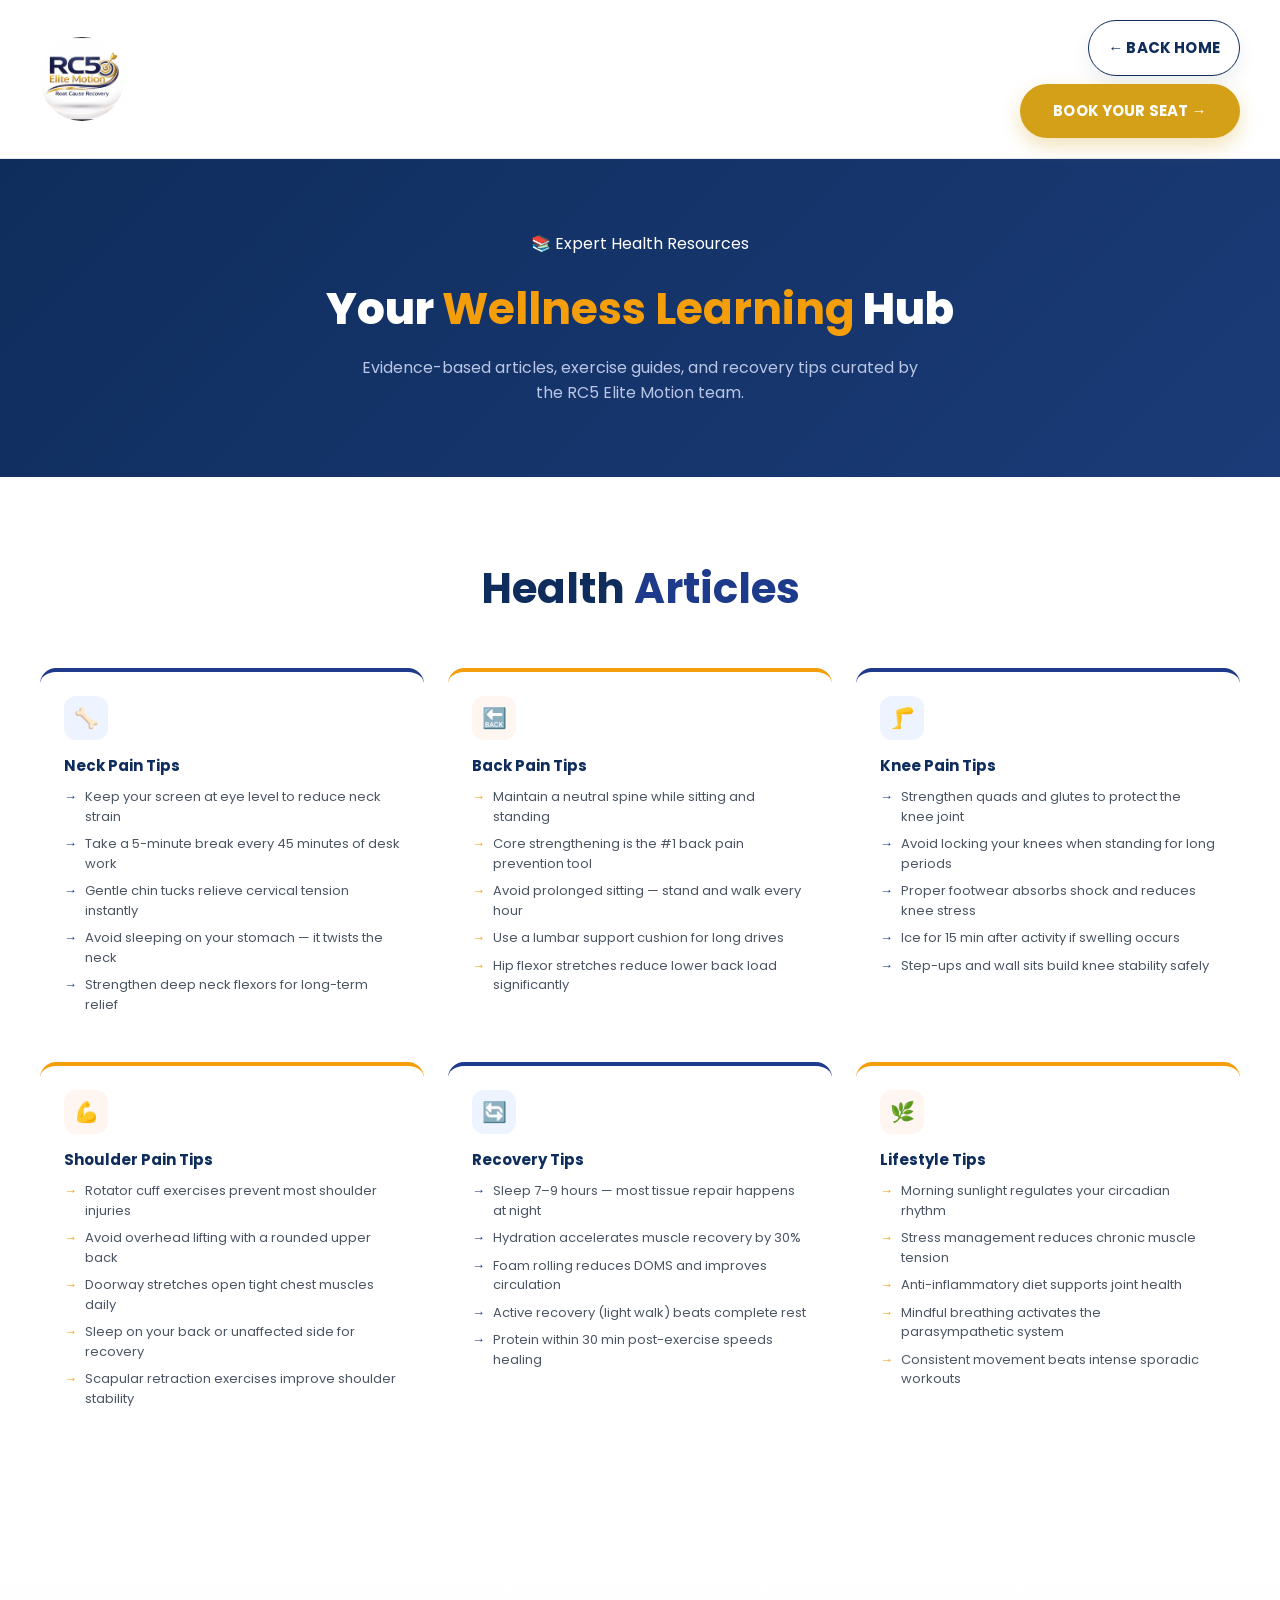
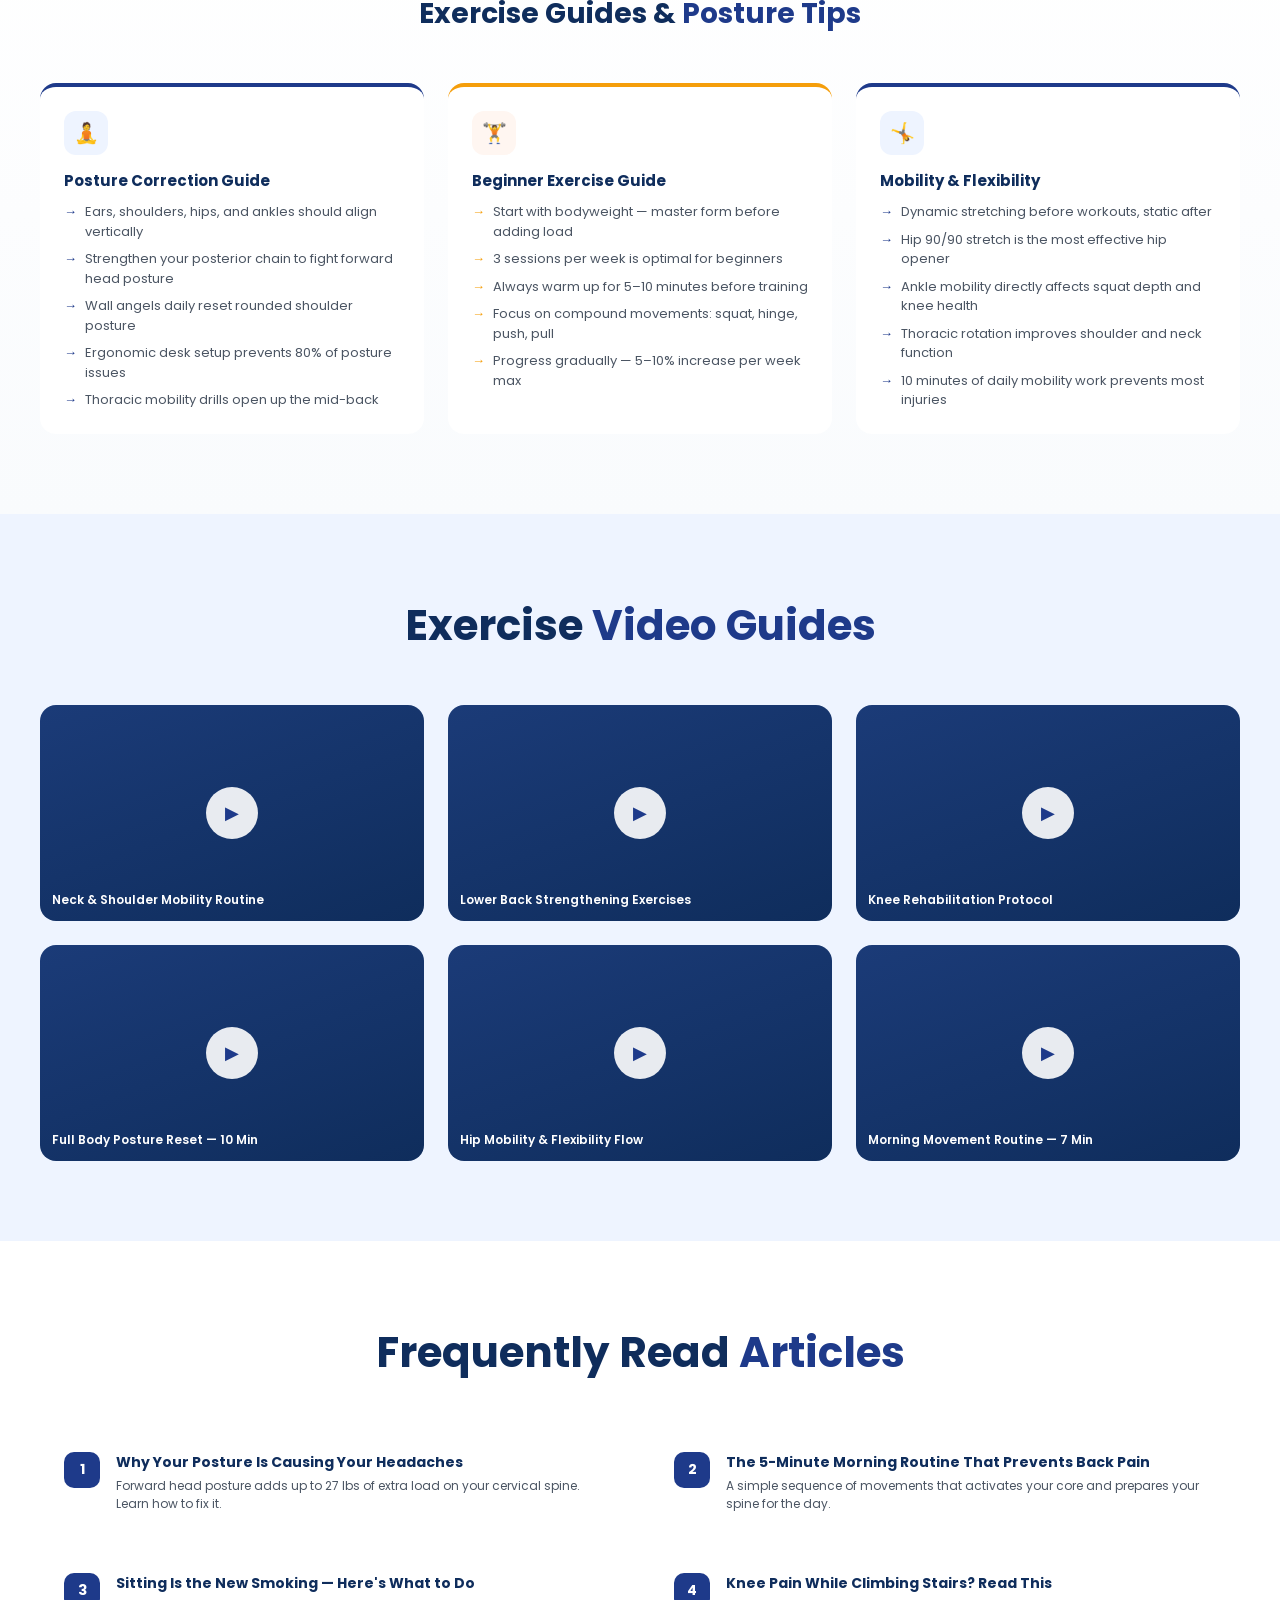
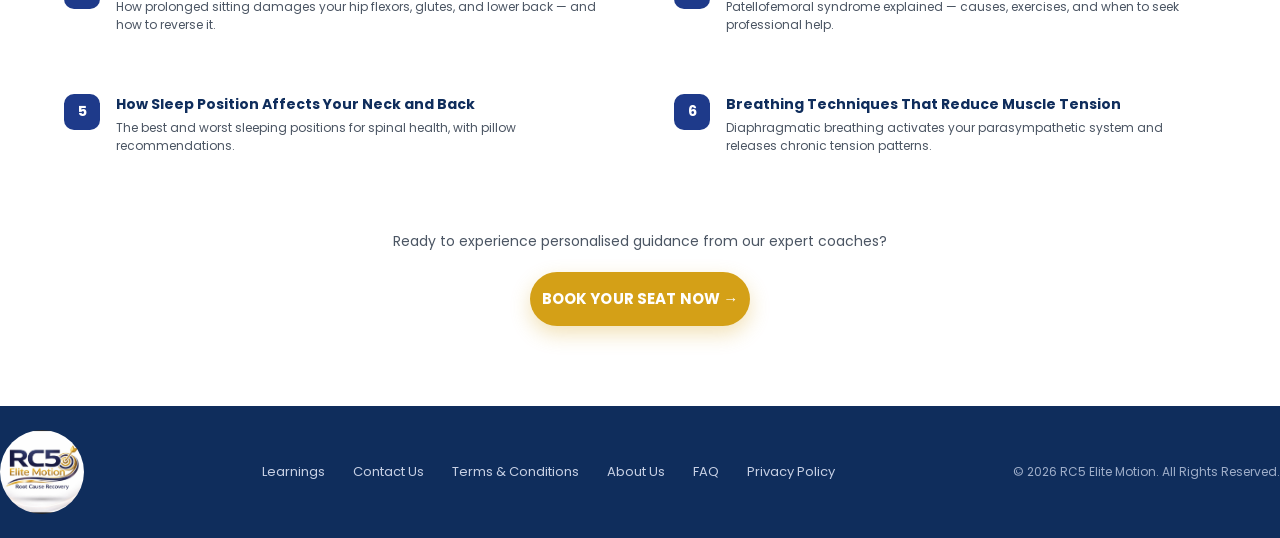
<file: learnings.html>
<!DOCTYPE html>
<html lang="en">
<head>
<meta charset="UTF-8">
<meta name="viewport" content="width=device-width, initial-scale=1.0">
<title>Learnings — RC5 Elite Motion</title>
<meta name="description" content="Explore health articles, exercise guides, posture tips, and recovery resources from RC5 Elite Motion experts.">
<link rel="preconnect" href="https://fonts.googleapis.com">
<link href="https://fonts.googleapis.com/css2?family=Poppins:wght@400;500;600;700;800&display=swap" rel="stylesheet">
<link rel="stylesheet" href="css/style.css">
<style>
.page-hero{background:linear-gradient(135deg,var(--dark-blue) 0%,#1B3B78 100%);padding:72px 0;text-align:center;color:#fff;}
.page-hero h1{font-size:clamp(28px,4vw,44px);font-weight:800;margin-bottom:14px;}
.page-hero p{font-size:16px;color:#B9C6E6;max-width:560px;margin:0 auto;}
.page-hero .hl{color:var(--orange);}
.learn-grid{display:grid;grid-template-columns:repeat(3,1fr);gap:24px;}
@media(max-width:900px){.learn-grid{grid-template-columns:repeat(2,1fr);}}
@media(max-width:560px){.learn-grid{grid-template-columns:1fr;}}
.learn-card{background:#fff;border-radius:var(--radius-card);box-shadow:var(--shadow-card);padding:24px;border-top:4px solid var(--primary-blue);}
.learn-card.orange{border-top-color:var(--orange);}
.learn-card h3{font-size:15px;font-weight:700;margin-bottom:10px;color:var(--dark-blue);}
.learn-card ul{list-style:none;display:flex;flex-direction:column;gap:8px;}
.learn-card ul li{font-size:13px;color:var(--gray);display:flex;gap:8px;align-items:flex-start;line-height:1.5;}
.learn-card ul li::before{content:"→";color:var(--primary-blue);font-weight:700;flex-shrink:0;}
.learn-card.orange ul li::before{color:var(--orange);}
.cat-icon{width:44px;height:44px;border-radius:12px;background:var(--light-blue);display:flex;align-items:center;justify-content:center;font-size:20px;margin-bottom:14px;}
.cat-icon.orange-bg{background:#FFF6F1;}
.video-section{background:var(--light-blue);}
.vid-grid{display:grid;grid-template-columns:repeat(3,1fr);gap:24px;}
@media(max-width:900px){.vid-grid{grid-template-columns:1fr 1fr;}}
@media(max-width:560px){.vid-grid{grid-template-columns:1fr;}}
.vid-thumb{background:linear-gradient(160deg,#1B3B78,var(--dark-blue));border-radius:var(--radius-card);aspect-ratio:16/9;display:flex;align-items:center;justify-content:center;cursor:pointer;position:relative;overflow:hidden;}
.vid-thumb .play-btn{width:52px;height:52px;border-radius:50%;background:rgba(255,255,255,.9);display:flex;align-items:center;justify-content:center;color:var(--primary-blue);font-size:18px;}
.vid-thumb .vid-label{position:absolute;bottom:12px;left:12px;right:12px;color:#fff;font-size:12px;font-weight:600;}
.articles-grid{display:grid;grid-template-columns:repeat(2,1fr);gap:20px;}
@media(max-width:700px){.articles-grid{grid-template-columns:1fr;}}
.article-card{background:#fff;border-radius:var(--radius-card);box-shadow:var(--shadow-card);padding:20px 24px;display:flex;gap:16px;align-items:flex-start;}
.article-num{width:36px;height:36px;border-radius:10px;background:var(--primary-blue);color:#fff;display:flex;align-items:center;justify-content:center;font-weight:700;font-size:14px;flex-shrink:0;}
.article-card h4{font-size:14px;font-weight:700;margin-bottom:4px;color:var(--dark-blue);}
.article-card p{font-size:12px;color:var(--gray);line-height:1.5;}
.cta-center{text-align:center;padding:56px 0 0;}
.cta-center p{color:var(--gray);font-size:14px;margin-bottom:20px;}
</style>
</head>
<body>
<div class="main-wrap">

<header>
  <div class="content header-row">
    <a href="index.html" class="logo">
      <img src="assets/images/rc5-logo.jpeg" alt="RC5 Elite Motion">
    </a>
    <div class="header-actions">
      <a href="index.html" class="btn btn-white">← BACK HOME</a>
      <a href="index.html#book" class="btn btn-orange" onclick="history.back();setTimeout(()=>openBooking&&openBooking(),400);return false;">BOOK YOUR SEAT →</a>
    </div>
  </div>
</header>

<!-- Hero -->
<section class="page-hero">
  <div class="content">
    <div class="badge" style="margin-bottom:20px;display:inline-flex;">📚 Expert Health Resources</div>
    <h1>Your <span class="hl">Wellness Learning</span> Hub</h1>
    <p>Evidence-based articles, exercise guides, and recovery tips curated by the RC5 Elite Motion team.</p>
  </div>
</section>

<!-- Health Articles -->
<section class="section">
  <div class="content">
    <h2 class="section-title">Health <span class="hl" style="color:var(--primary-blue);">Articles</span></h2>
    <div class="learn-grid">
      <div class="learn-card">
        <div class="cat-icon">🦴</div>
        <h3>Neck Pain Tips</h3>
        <ul>
          <li>Keep your screen at eye level to reduce neck strain</li>
          <li>Take a 5-minute break every 45 minutes of desk work</li>
          <li>Gentle chin tucks relieve cervical tension instantly</li>
          <li>Avoid sleeping on your stomach — it twists the neck</li>
          <li>Strengthen deep neck flexors for long-term relief</li>
        </ul>
      </div>
      <div class="learn-card orange">
        <div class="cat-icon orange-bg">🔙</div>
        <h3>Back Pain Tips</h3>
        <ul>
          <li>Maintain a neutral spine while sitting and standing</li>
          <li>Core strengthening is the #1 back pain prevention tool</li>
          <li>Avoid prolonged sitting — stand and walk every hour</li>
          <li>Use a lumbar support cushion for long drives</li>
          <li>Hip flexor stretches reduce lower back load significantly</li>
        </ul>
      </div>
      <div class="learn-card">
        <div class="cat-icon">🦵</div>
        <h3>Knee Pain Tips</h3>
        <ul>
          <li>Strengthen quads and glutes to protect the knee joint</li>
          <li>Avoid locking your knees when standing for long periods</li>
          <li>Proper footwear absorbs shock and reduces knee stress</li>
          <li>Ice for 15 min after activity if swelling occurs</li>
          <li>Step-ups and wall sits build knee stability safely</li>
        </ul>
      </div>
      <div class="learn-card orange">
        <div class="cat-icon orange-bg">💪</div>
        <h3>Shoulder Pain Tips</h3>
        <ul>
          <li>Rotator cuff exercises prevent most shoulder injuries</li>
          <li>Avoid overhead lifting with a rounded upper back</li>
          <li>Doorway stretches open tight chest muscles daily</li>
          <li>Sleep on your back or unaffected side for recovery</li>
          <li>Scapular retraction exercises improve shoulder stability</li>
        </ul>
      </div>
      <div class="learn-card">
        <div class="cat-icon">🔄</div>
        <h3>Recovery Tips</h3>
        <ul>
          <li>Sleep 7–9 hours — most tissue repair happens at night</li>
          <li>Hydration accelerates muscle recovery by 30%</li>
          <li>Foam rolling reduces DOMS and improves circulation</li>
          <li>Active recovery (light walk) beats complete rest</li>
          <li>Protein within 30 min post-exercise speeds healing</li>
        </ul>
      </div>
      <div class="learn-card orange">
        <div class="cat-icon orange-bg">🌿</div>
        <h3>Lifestyle Tips</h3>
        <ul>
          <li>Morning sunlight regulates your circadian rhythm</li>
          <li>Stress management reduces chronic muscle tension</li>
          <li>Anti-inflammatory diet supports joint health</li>
          <li>Mindful breathing activates the parasympathetic system</li>
          <li>Consistent movement beats intense sporadic workouts</li>
        </ul>
      </div>
    </div>
  </div>
</section>

<!-- Exercise Guides & Posture Tips -->
<section class="section alt">
  <div class="content">
    <h2 class="section-title">Exercise Guides & <span class="hl" style="color:var(--primary-blue);">Posture Tips</span></h2>
    <div class="learn-grid">
      <div class="learn-card">
        <div class="cat-icon">🧘</div>
        <h3>Posture Correction Guide</h3>
        <ul>
          <li>Ears, shoulders, hips, and ankles should align vertically</li>
          <li>Strengthen your posterior chain to fight forward head posture</li>
          <li>Wall angels daily reset rounded shoulder posture</li>
          <li>Ergonomic desk setup prevents 80% of posture issues</li>
          <li>Thoracic mobility drills open up the mid-back</li>
        </ul>
      </div>
      <div class="learn-card orange">
        <div class="cat-icon orange-bg">🏋️</div>
        <h3>Beginner Exercise Guide</h3>
        <ul>
          <li>Start with bodyweight — master form before adding load</li>
          <li>3 sessions per week is optimal for beginners</li>
          <li>Always warm up for 5–10 minutes before training</li>
          <li>Focus on compound movements: squat, hinge, push, pull</li>
          <li>Progress gradually — 5–10% increase per week max</li>
        </ul>
      </div>
      <div class="learn-card">
        <div class="cat-icon">🤸</div>
        <h3>Mobility & Flexibility</h3>
        <ul>
          <li>Dynamic stretching before workouts, static after</li>
          <li>Hip 90/90 stretch is the most effective hip opener</li>
          <li>Ankle mobility directly affects squat depth and knee health</li>
          <li>Thoracic rotation improves shoulder and neck function</li>
          <li>10 minutes of daily mobility work prevents most injuries</li>
        </ul>
      </div>
    </div>
  </div>
</section>

<!-- Exercise Videos -->
<section class="section video-section">
  <div class="content">
    <h2 class="section-title">Exercise <span class="hl" style="color:var(--primary-blue);">Video Guides</span></h2>
    <div class="vid-grid">
      <div class="vid-thumb">
        <div class="play-btn">▶</div>
        <div class="vid-label">Neck & Shoulder Mobility Routine</div>
      </div>
      <div class="vid-thumb">
        <div class="play-btn">▶</div>
        <div class="vid-label">Lower Back Strengthening Exercises</div>
      </div>
      <div class="vid-thumb">
        <div class="play-btn">▶</div>
        <div class="vid-label">Knee Rehabilitation Protocol</div>
      </div>
      <div class="vid-thumb">
        <div class="play-btn">▶</div>
        <div class="vid-label">Full Body Posture Reset — 10 Min</div>
      </div>
      <div class="vid-thumb">
        <div class="play-btn">▶</div>
        <div class="vid-label">Hip Mobility & Flexibility Flow</div>
      </div>
      <div class="vid-thumb">
        <div class="play-btn">▶</div>
        <div class="vid-label">Morning Movement Routine — 7 Min</div>
      </div>
    </div>
  </div>
</section>

<!-- Frequently Read Articles -->
<section class="section">
  <div class="content">
    <h2 class="section-title">Frequently Read <span class="hl" style="color:var(--primary-blue);">Articles</span></h2>
    <div class="articles-grid">
      <div class="article-card"><div class="article-num">1</div><div><h4>Why Your Posture Is Causing Your Headaches</h4><p>Forward head posture adds up to 27 lbs of extra load on your cervical spine. Learn how to fix it.</p></div></div>
      <div class="article-card"><div class="article-num">2</div><div><h4>The 5-Minute Morning Routine That Prevents Back Pain</h4><p>A simple sequence of movements that activates your core and prepares your spine for the day.</p></div></div>
      <div class="article-card"><div class="article-num">3</div><div><h4>Sitting Is the New Smoking — Here's What to Do</h4><p>How prolonged sitting damages your hip flexors, glutes, and lower back — and how to reverse it.</p></div></div>
      <div class="article-card"><div class="article-num">4</div><div><h4>Knee Pain While Climbing Stairs? Read This</h4><p>Patellofemoral syndrome explained — causes, exercises, and when to seek professional help.</p></div></div>
      <div class="article-card"><div class="article-num">5</div><div><h4>How Sleep Position Affects Your Neck and Back</h4><p>The best and worst sleeping positions for spinal health, with pillow recommendations.</p></div></div>
      <div class="article-card"><div class="article-num">6</div><div><h4>Breathing Techniques That Reduce Muscle Tension</h4><p>Diaphragmatic breathing activates your parasympathetic system and releases chronic tension patterns.</p></div></div>
    </div>

    <div class="cta-center">
      <p>Ready to experience personalised guidance from our expert coaches?</p>
      <a href="index.html" onclick="history.back();setTimeout(()=>openBooking&&openBooking(),400);return false;" class="btn btn-orange" style="display:inline-flex;">BOOK YOUR SEAT NOW →</a>
    </div>
  </div>
</section>

<footer>
  <div class="content footer-row">
    <a href="index.html" class="logo">
      <img src="assets/images/rc5-logo.jpeg" alt="RC5 Elite Motion">
    </a>
    <div class="footer-nav">
      <a href="learnings.html">Learnings</a>
      <a href="contact.html">Contact Us</a>
      <a href="terms.html">Terms &amp; Conditions</a>
      <a href="about.html">About Us</a>
      <a href="faq.html">FAQ</a>
      <a href="privacy-policy.html">Privacy Policy</a>
    </div>
    <div class="footer-right">
      <span>© 2026 RC5 Elite Motion. All Rights Reserved.</span>
     
    </div>
  </div>
</footer>

</div>
</body>
</html>
</file>
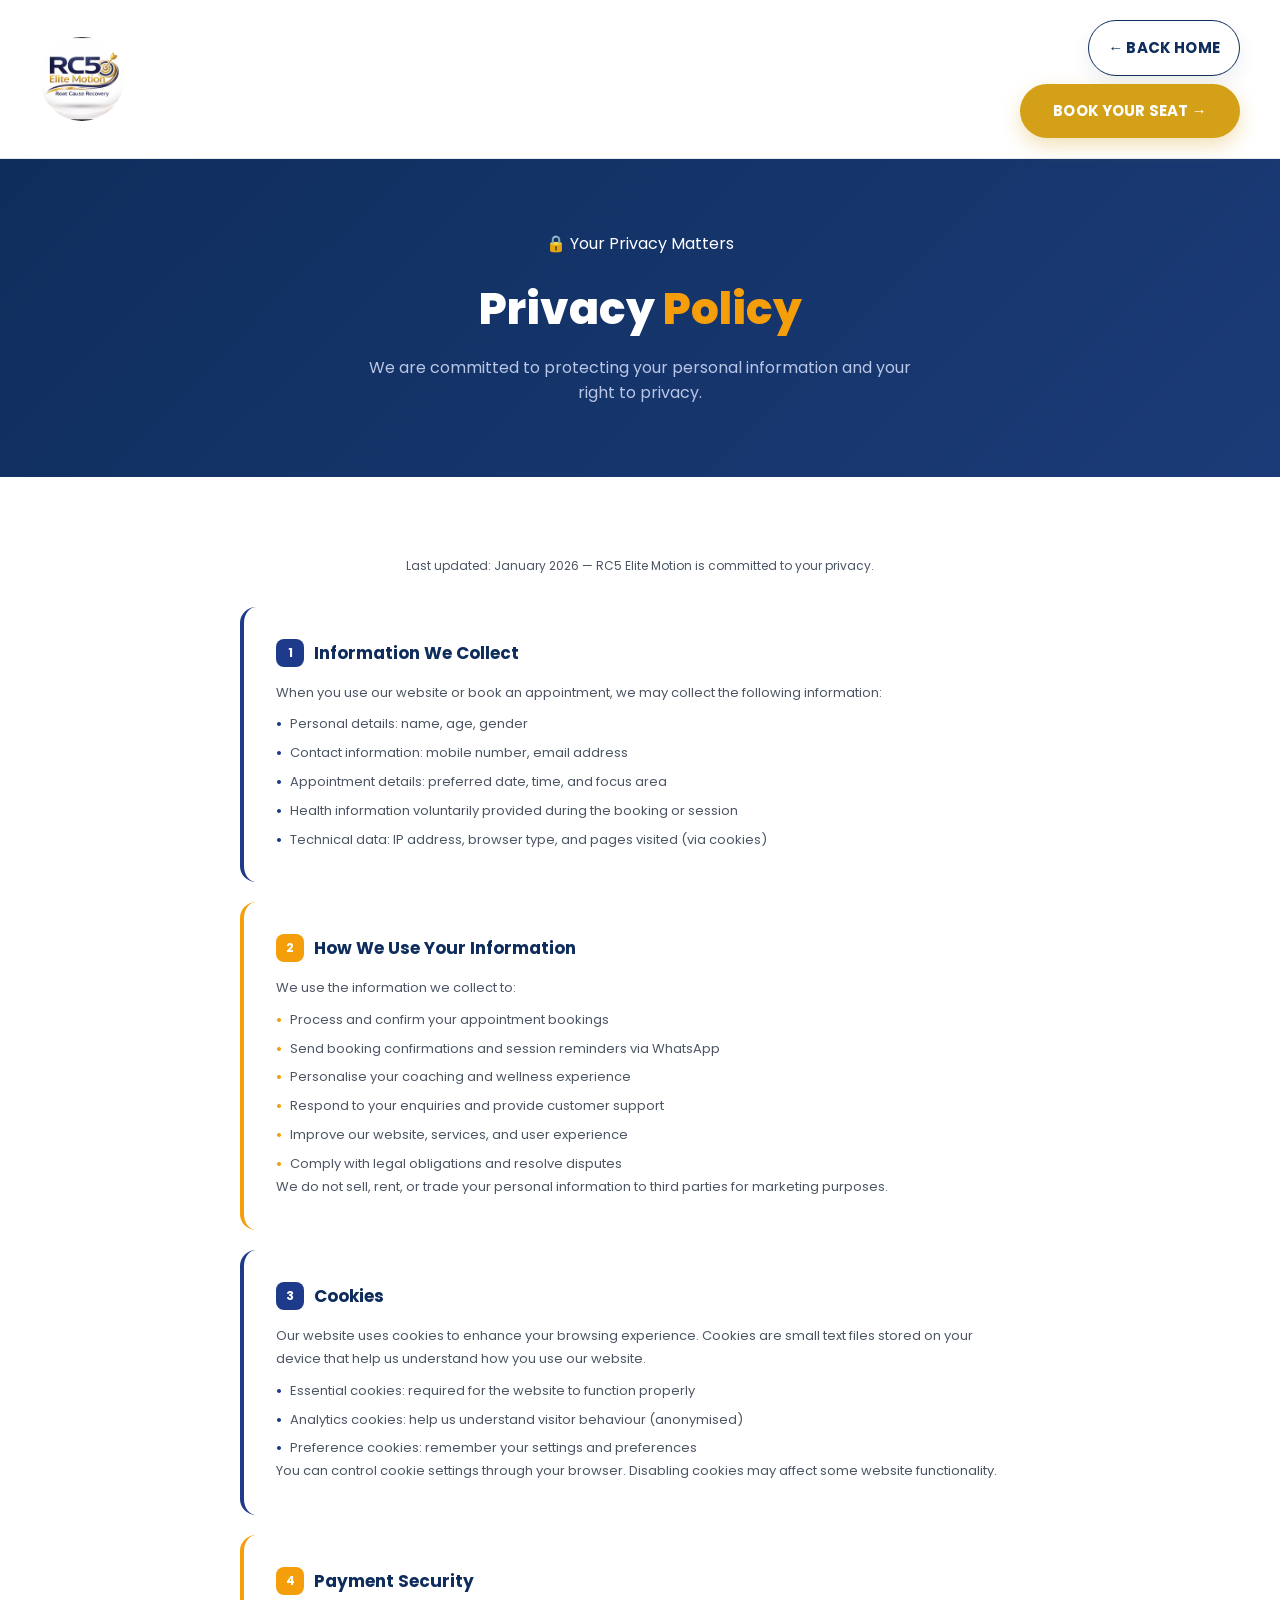
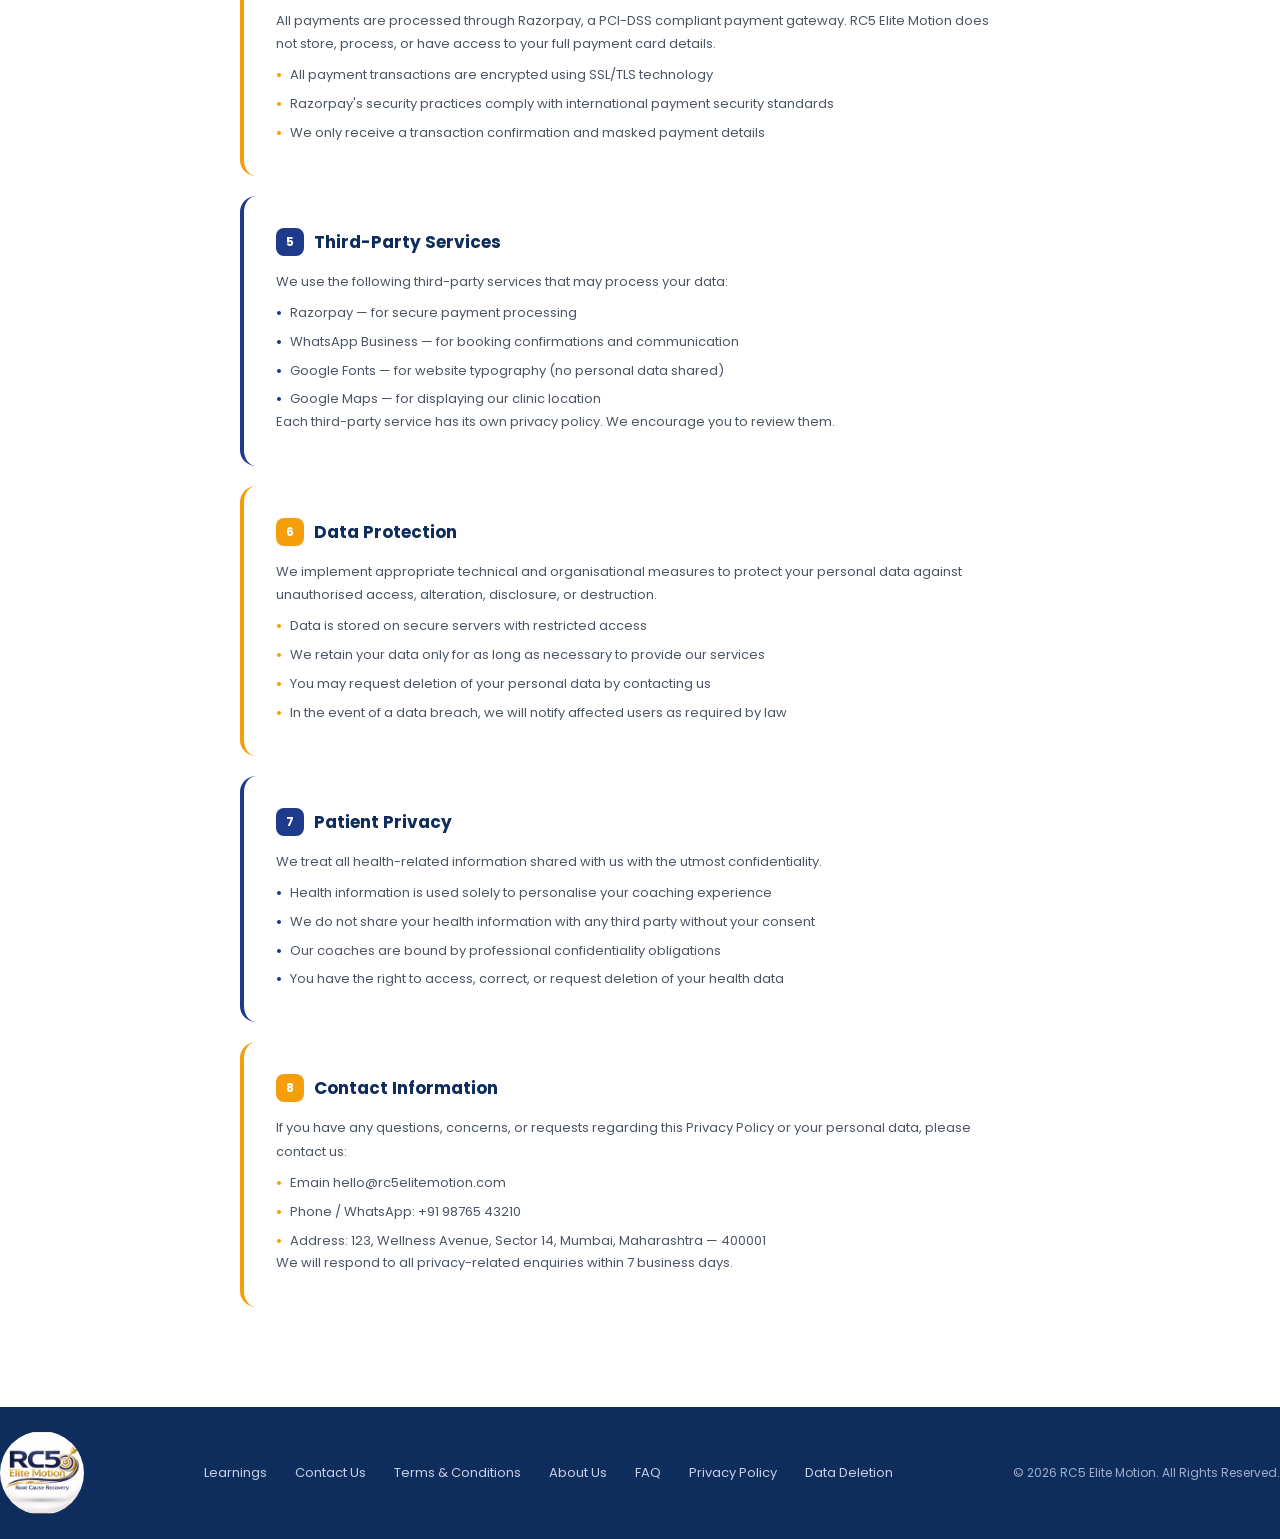
<file: privacy-policy.html>
<!DOCTYPE html>
<html lang="en">
<head>
<meta charset="UTF-8">
<meta name="viewport" content="width=device-width, initial-scale=1.0">
<title>Privacy Policy — RC5 Elite Motion</title>
<meta name="description" content="RC5 Elite Motion Privacy Policy — how we collect, use, and protect your personal information.">
<link rel="preconnect" href="https://fonts.googleapis.com">
<link href="https://fonts.googleapis.com/css2?family=Poppins:wght@400;500;600;700;800&display=swap" rel="stylesheet">
<link rel="stylesheet" href="css/style.css">
<style>
.page-hero{background:linear-gradient(135deg,var(--dark-blue) 0%,#1B3B78 100%);padding:72px 0;text-align:center;color:#fff;}
.page-hero h1{font-size:clamp(28px,4vw,44px);font-weight:800;margin-bottom:14px;}
.page-hero p{font-size:16px;color:#B9C6E6;max-width:560px;margin:0 auto;}
.legal-wrap{max-width:800px;margin:0 auto;}
.legal-section{background:#fff;border-radius:var(--radius-card);box-shadow:var(--shadow-card);padding:32px;margin-bottom:20px;border-left:4px solid var(--primary-blue);}
.legal-section.orange{border-left-color:var(--orange);}
.legal-section h2{font-size:17px;font-weight:700;color:var(--dark-blue);margin-bottom:14px;display:flex;align-items:center;gap:10px;}
.legal-section h2 .num{width:28px;height:28px;border-radius:8px;background:var(--primary-blue);color:#fff;display:flex;align-items:center;justify-content:center;font-size:12px;font-weight:700;flex-shrink:0;}
.legal-section.orange h2 .num{background:var(--orange);}
.legal-section p{font-size:13px;color:var(--gray);line-height:1.8;margin-bottom:10px;}
.legal-section p:last-child{margin-bottom:0;}
.legal-section ul{list-style:none;display:flex;flex-direction:column;gap:8px;margin-top:8px;}
.legal-section ul li{font-size:13px;color:var(--gray);display:flex;gap:8px;align-items:flex-start;line-height:1.6;}
.legal-section ul li::before{content:"•";color:var(--primary-blue);font-weight:700;flex-shrink:0;}
.legal-section.orange ul li::before{color:var(--orange);}
.updated-note{text-align:center;font-size:12px;color:var(--gray);margin-bottom:32px;}
</style>
</head>
<body>
<div class="main-wrap">

<header>
  <div class="content header-row">
    <a href="index.html" class="logo">
      <img src="assets/images/rc5-logo.jpeg" alt="RC5 Elite Motion">
    </a>
    <div class="header-actions">
      <a href="index.html" class="btn btn-white">← BACK HOME</a>
      <a href="index.html" onclick="history.back();setTimeout(()=>openBooking&&openBooking(),400);return false;" class="btn btn-orange">BOOK YOUR SEAT →</a>
    </div>
  </div>
</header>

<!-- Hero -->
<section class="page-hero">
  <div class="content">
    <div class="badge" style="margin-bottom:20px;display:inline-flex;">🔒 Your Privacy Matters</div>
    <h1>Privacy <span style="color:var(--orange);">Policy</span></h1>
    <p>We are committed to protecting your personal information and your right to privacy.</p>
  </div>
</section>

<!-- Privacy Content -->
<section class="section">
  <div class="content">
    <div class="legal-wrap">
      <p class="updated-note">Last updated: January 2026 — RC5 Elite Motion is committed to your privacy.</p>

      <div class="legal-section">
        <h2><span class="num">1</span> Information We Collect</h2>
        <p>When you use our website or book an appointment, we may collect the following information:</p>
        <ul>
          <li>Personal details: name, age, gender</li>
          <li>Contact information: mobile number, email address</li>
          <li>Appointment details: preferred date, time, and focus area</li>
          <li>Health information voluntarily provided during the booking or session</li>
          <li>Technical data: IP address, browser type, and pages visited (via cookies)</li>
        </ul>
      </div>

      <div class="legal-section orange">
        <h2><span class="num">2</span> How We Use Your Information</h2>
        <p>We use the information we collect to:</p>
        <ul>
          <li>Process and confirm your appointment bookings</li>
          <li>Send booking confirmations and session reminders via WhatsApp</li>
          <li>Personalise your coaching and wellness experience</li>
          <li>Respond to your enquiries and provide customer support</li>
          <li>Improve our website, services, and user experience</li>
          <li>Comply with legal obligations and resolve disputes</li>
        </ul>
        <p>We do not sell, rent, or trade your personal information to third parties for marketing purposes.</p>
      </div>

      <div class="legal-section">
        <h2><span class="num">3</span> Cookies</h2>
        <p>Our website uses cookies to enhance your browsing experience. Cookies are small text files stored on your device that help us understand how you use our website.</p>
        <ul>
          <li>Essential cookies: required for the website to function properly</li>
          <li>Analytics cookies: help us understand visitor behaviour (anonymised)</li>
          <li>Preference cookies: remember your settings and preferences</li>
        </ul>
        <p>You can control cookie settings through your browser. Disabling cookies may affect some website functionality.</p>
      </div>

      <div class="legal-section orange">
        <h2><span class="num">4</span> Payment Security</h2>
        <p>All payments are processed through Razorpay, a PCI-DSS compliant payment gateway. RC5 Elite Motion does not store, process, or have access to your full payment card details.</p>
        <ul>
          <li>All payment transactions are encrypted using SSL/TLS technology</li>
          <li>Razorpay's security practices comply with international payment security standards</li>
          <li>We only receive a transaction confirmation and masked payment details</li>
        </ul>
      </div>

      <div class="legal-section">
        <h2><span class="num">5</span> Third-Party Services</h2>
        <p>We use the following third-party services that may process your data:</p>
        <ul>
          <li>Razorpay — for secure payment processing</li>
          <li>WhatsApp Business — for booking confirmations and communication</li>
          <li>Google Fonts — for website typography (no personal data shared)</li>
          <li>Google Maps — for displaying our clinic location</li>
        </ul>
        <p>Each third-party service has its own privacy policy. We encourage you to review them.</p>
      </div>

      <div class="legal-section orange">
        <h2><span class="num">6</span> Data Protection</h2>
        <p>We implement appropriate technical and organisational measures to protect your personal data against unauthorised access, alteration, disclosure, or destruction.</p>
        <ul>
          <li>Data is stored on secure servers with restricted access</li>
          <li>We retain your data only for as long as necessary to provide our services</li>
          <li>You may request deletion of your personal data by contacting us</li>
          <li>In the event of a data breach, we will notify affected users as required by law</li>
        </ul>
      </div>

      <div class="legal-section">
        <h2><span class="num">7</span> Patient Privacy</h2>
        <p>We treat all health-related information shared with us with the utmost confidentiality.</p>
        <ul>
          <li>Health information is used solely to personalise your coaching experience</li>
          <li>We do not share your health information with any third party without your consent</li>
          <li>Our coaches are bound by professional confidentiality obligations</li>
          <li>You have the right to access, correct, or request deletion of your health data</li>
        </ul>
      </div>

      <div class="legal-section orange">
        <h2><span class="num">8</span> Contact Information</h2>
        <p>If you have any questions, concerns, or requests regarding this Privacy Policy or your personal data, please contact us:</p>
        <ul>
          <li>Emain hello@rc5elitemotion.com</li>
          <li>Phone / WhatsApp: +91 98765 43210</li>
          <li>Address: 123, Wellness Avenue, Sector 14, Mumbai, Maharashtra — 400001</li>
        </ul>
        <p>We will respond to all privacy-related enquiries within 7 business days.</p>
      </div>

    </div>
  </div>
</section>

<footer>
  <div class="content footer-row">
    <a href="index.html" class="logo">
      <img src="assets/images/rc5-logo.jpeg" alt="RC5 Elite Motion">
    </a>
    <div class="footer-nav">
      <a href="learnings.html">Learnings</a>
      <a href="contact.html">Contact Us</a>
      <a href="terms.html">Terms &amp; Conditions</a>
      <a href="about.html">About Us</a>
      <a href="faq.html">FAQ</a>
      <a href="privacy-policy.html">Privacy Policy</a>
      <a href="data-deletion.html">Data Deletion</a>
    </div>
    <div class="footer-right">
      <span>© 2026 RC5 Elite Motion. All Rights Reserved.</span>

    </div>
  </div>
</footer>

</div>
</body>
</html>
</file>
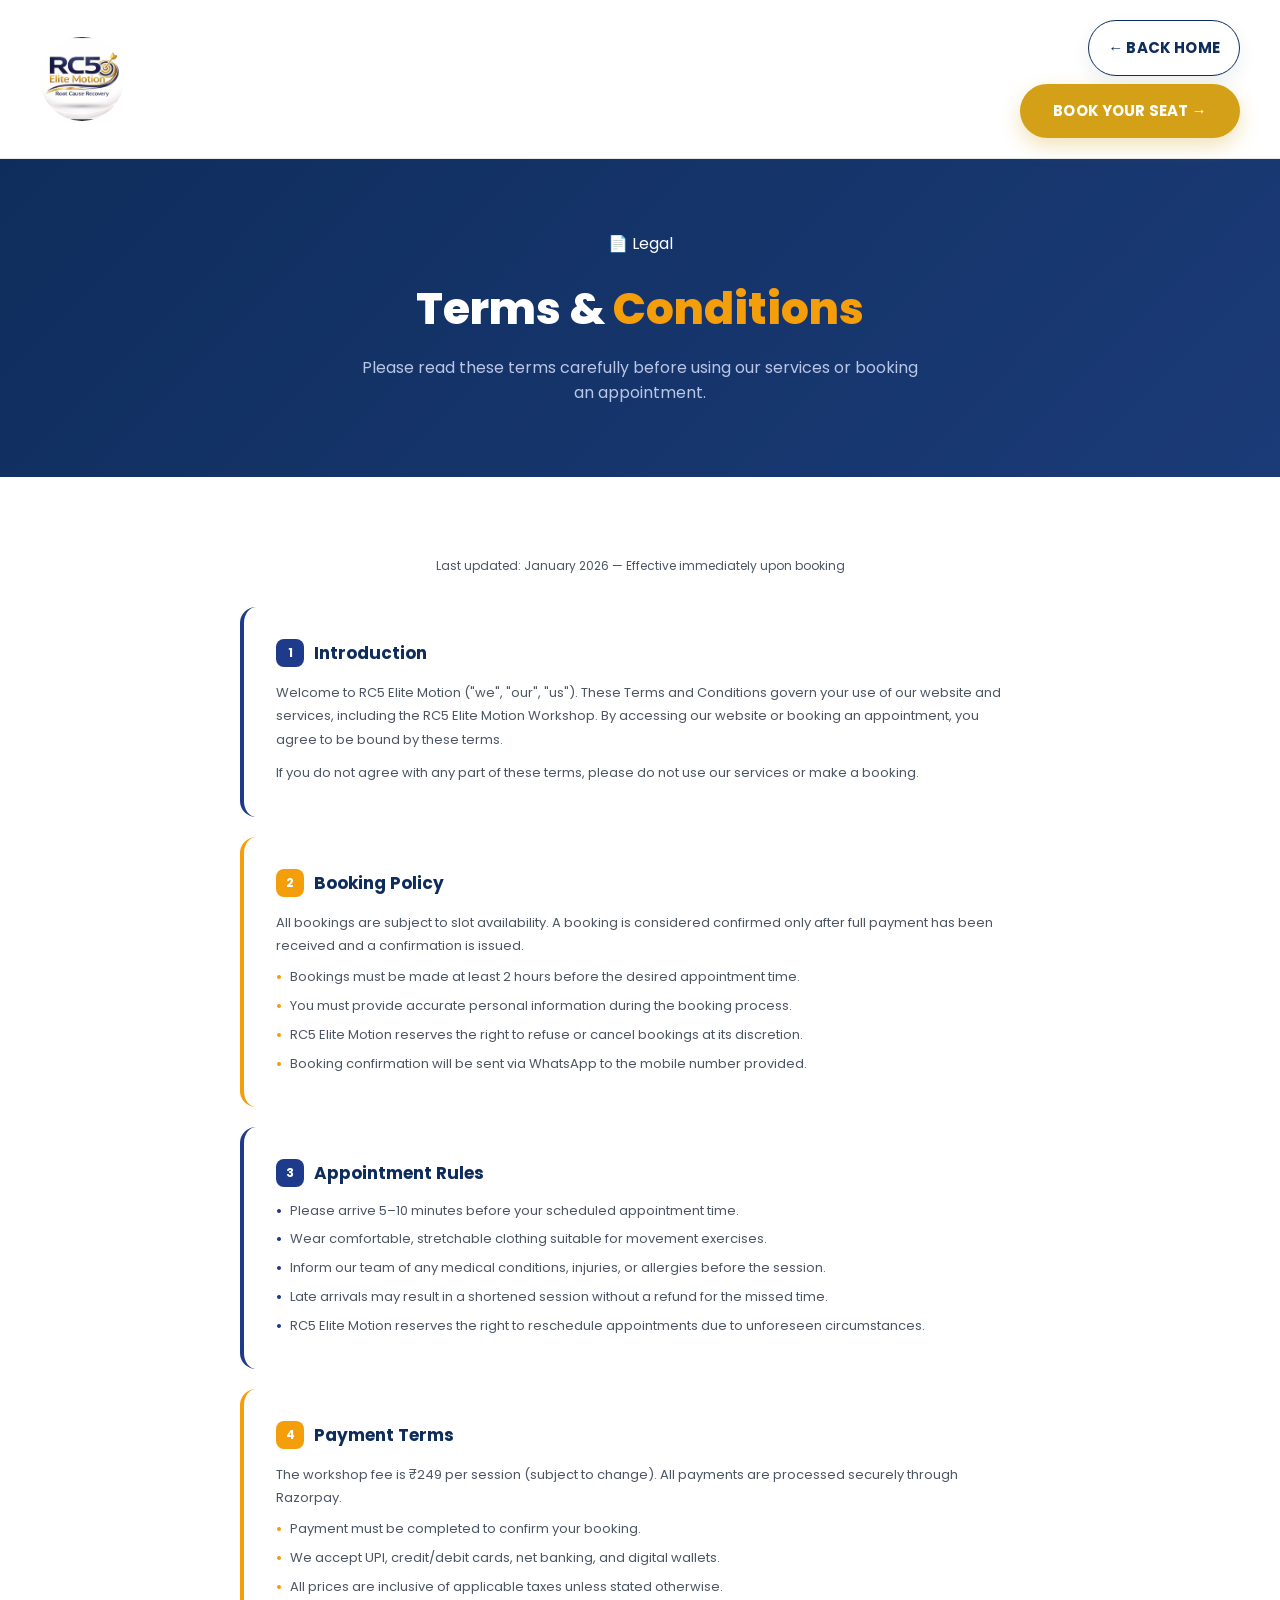
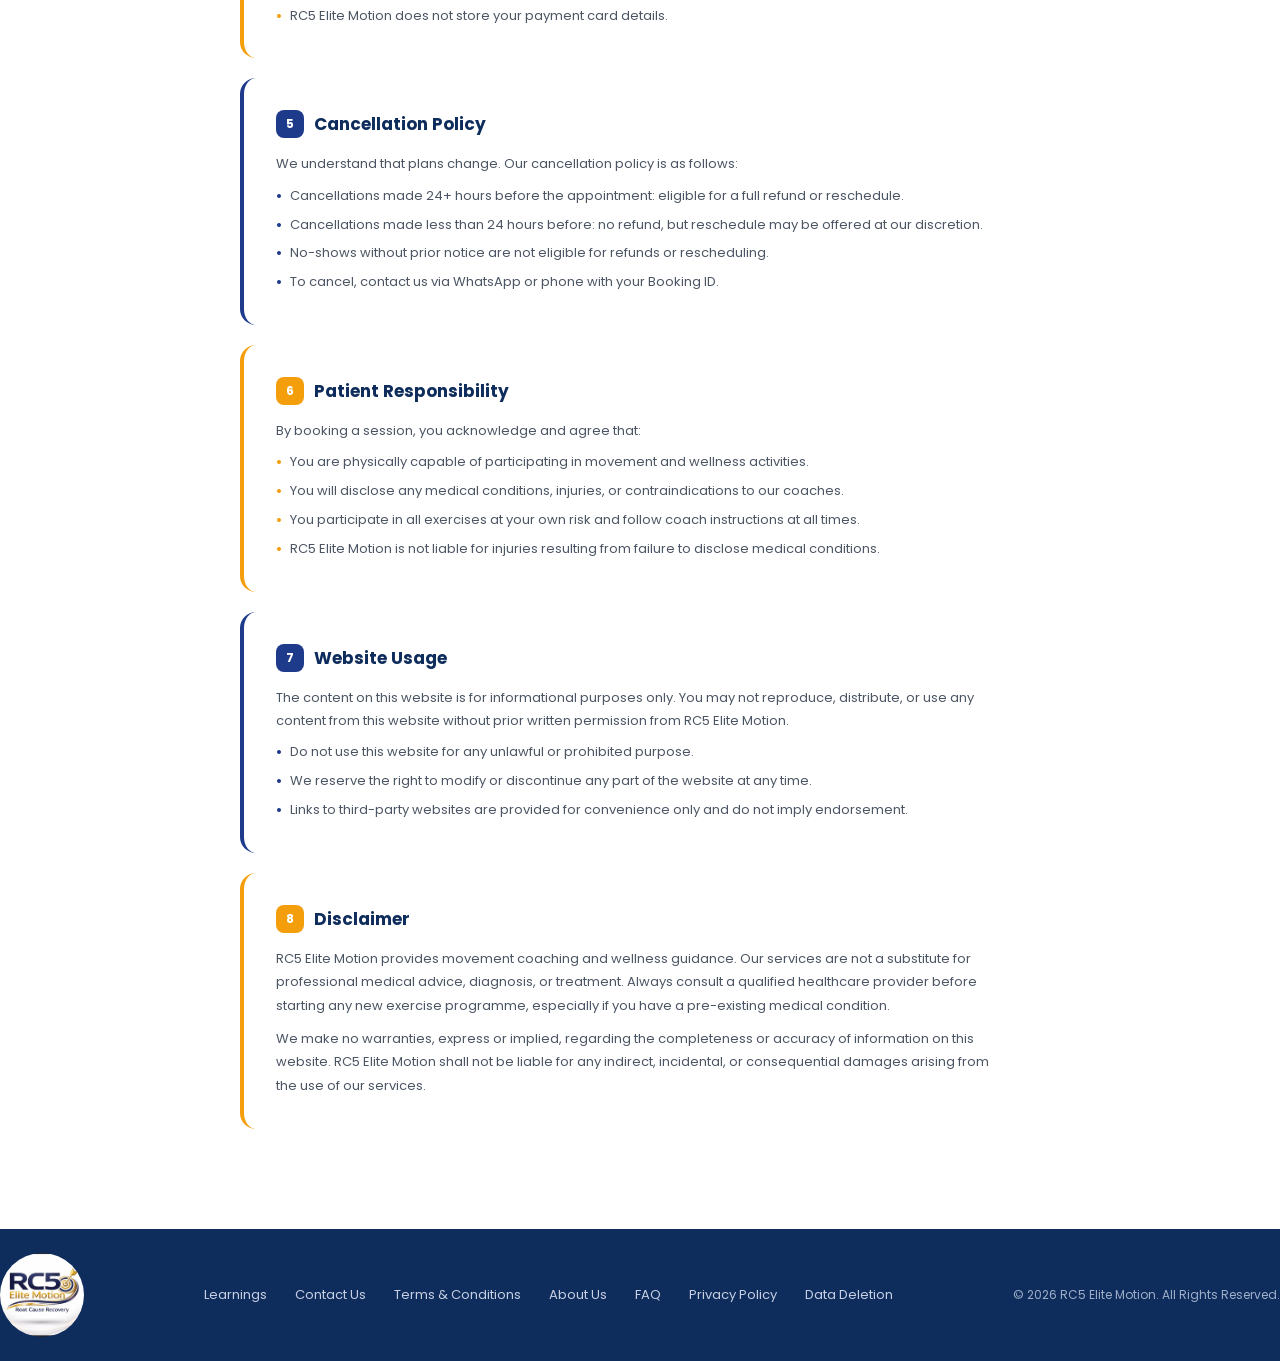
<file: terms.html>
<!DOCTYPE html>
<html lang="en">
<head>
<meta charset="UTF-8">
<meta name="viewport" content="width=device-width, initial-scale=1.0">
<title>Terms &amp; Conditions — RC5 Elite Motion</title>
<meta name="description" content="Read the Terms and Conditions for RC5 Elite Motion — booking policy, payment terms, cancellation policy, and more.">
<link rel="preconnect" href="https://fonts.googleapis.com">
<link href="https://fonts.googleapis.com/css2?family=Poppins:wght@400;500;600;700;800&display=swap" rel="stylesheet">
<link rel="stylesheet" href="css/style.css">
<style>
.page-hero{background:linear-gradient(135deg,var(--dark-blue) 0%,#1B3B78 100%);padding:72px 0;text-align:center;color:#fff;}
.page-hero h1{font-size:clamp(28px,4vw,44px);font-weight:800;margin-bottom:14px;}
.page-hero p{font-size:16px;color:#B9C6E6;max-width:560px;margin:0 auto;}
.legal-wrap{max-width:800px;margin:0 auto;}
.legal-section{background:#fff;border-radius:var(--radius-card);box-shadow:var(--shadow-card);padding:32px;margin-bottom:20px;border-left:4px solid var(--primary-blue);}
.legal-section.orange{border-left-color:var(--orange);}
.legal-section h2{font-size:17px;font-weight:700;color:var(--dark-blue);margin-bottom:14px;display:flex;align-items:center;gap:10px;}
.legal-section h2 .num{width:28px;height:28px;border-radius:8px;background:var(--primary-blue);color:#fff;display:flex;align-items:center;justify-content:center;font-size:12px;font-weight:700;flex-shrink:0;}
.legal-section.orange h2 .num{background:var(--orange);}
.legal-section p{font-size:13px;color:var(--gray);line-height:1.8;margin-bottom:10px;}
.legal-section p:last-child{margin-bottom:0;}
.legal-section ul{list-style:none;display:flex;flex-direction:column;gap:8px;margin-top:8px;}
.legal-section ul li{font-size:13px;color:var(--gray);display:flex;gap:8px;align-items:flex-start;line-height:1.6;}
.legal-section ul li::before{content:"•";color:var(--primary-blue);font-weight:700;flex-shrink:0;}
.legal-section.orange ul li::before{color:var(--orange);}
.updated-note{text-align:center;font-size:12px;color:var(--gray);margin-bottom:32px;}
</style>
</head>
<body>
<div class="main-wrap">

<header>
  <div class="content header-row">
    <a href="index.html" class="logo">
      <img src="assets/images/rc5-logo.jpeg" alt="RC5 Elite Motion">
    </a>
    <div class="header-actions">
      <a href="index.html" class="btn btn-white">← BACK HOME</a>
      <a href="index.html" onclick="history.back();setTimeout(()=>openBooking&&openBooking(),400);return false;" class="btn btn-orange">BOOK YOUR SEAT →</a>
    </div>
  </div>
</header>

<!-- Hero -->
<section class="page-hero">
  <div class="content">
    <div class="badge" style="margin-bottom:20px;display:inline-flex;">📄 Legal</div>
    <h1>Terms &amp; <span style="color:var(--orange);">Conditions</span></h1>
    <p>Please read these terms carefully before using our services or booking an appointment.</p>
  </div>
</section>

<!-- Terms Content -->
<section class="section">
  <div class="content">
    <div class="legal-wrap">
      <p class="updated-note">Last updated: January 2026 — Effective immediately upon booking</p>

      <div class="legal-section">
        <h2><span class="num">1</span> Introduction</h2>
        <p>Welcome to RC5 Elite Motion ("we", "our", "us"). These Terms and Conditions govern your use of our website and services, including the RC5 Elite Motion Workshop. By accessing our website or booking an appointment, you agree to be bound by these terms.</p>
        <p>If you do not agree with any part of these terms, please do not use our services or make a booking.</p>
      </div>

      <div class="legal-section orange">
        <h2><span class="num">2</span> Booking Policy</h2>
        <p>All bookings are subject to slot availability. A booking is considered confirmed only after full payment has been received and a confirmation is issued.</p>
        <ul>
          <li>Bookings must be made at least 2 hours before the desired appointment time.</li>
          <li>You must provide accurate personal information during the booking process.</li>
          <li>RC5 Elite Motion reserves the right to refuse or cancel bookings at its discretion.</li>
          <li>Booking confirmation will be sent via WhatsApp to the mobile number provided.</li>
        </ul>
      </div>

      <div class="legal-section">
        <h2><span class="num">3</span> Appointment Rules</h2>
        <ul>
          <li>Please arrive 5–10 minutes before your scheduled appointment time.</li>
          <li>Wear comfortable, stretchable clothing suitable for movement exercises.</li>
          <li>Inform our team of any medical conditions, injuries, or allergies before the session.</li>
          <li>Late arrivals may result in a shortened session without a refund for the missed time.</li>
          <li>RC5 Elite Motion reserves the right to reschedule appointments due to unforeseen circumstances.</li>
        </ul>
      </div>

      <div class="legal-section orange">
        <h2><span class="num">4</span> Payment Terms</h2>
        <p>The workshop fee is ₹249 per session (subject to change). All payments are processed securely through Razorpay.</p>
        <ul>
          <li>Payment must be completed to confirm your booking.</li>
          <li>We accept UPI, credit/debit cards, net banking, and digital wallets.</li>
          <li>All prices are inclusive of applicable taxes unless stated otherwise.</li>
          <li>RC5 Elite Motion does not store your payment card details.</li>
        </ul>
      </div>

      <div class="legal-section">
        <h2><span class="num">5</span> Cancellation Policy</h2>
        <p>We understand that plans change. Our cancellation policy is as follows:</p>
        <ul>
          <li>Cancellations made 24+ hours before the appointment: eligible for a full refund or reschedule.</li>
          <li>Cancellations made less than 24 hours before: no refund, but reschedule may be offered at our discretion.</li>
          <li>No-shows without prior notice are not eligible for refunds or rescheduling.</li>
          <li>To cancel, contact us via WhatsApp or phone with your Booking ID.</li>
        </ul>
      </div>

      <div class="legal-section orange">
        <h2><span class="num">6</span> Patient Responsibility</h2>
        <p>By booking a session, you acknowledge and agree that:</p>
        <ul>
          <li>You are physically capable of participating in movement and wellness activities.</li>
          <li>You will disclose any medical conditions, injuries, or contraindications to our coaches.</li>
          <li>You participate in all exercises at your own risk and follow coach instructions at all times.</li>
          <li>RC5 Elite Motion is not liable for injuries resulting from failure to disclose medical conditions.</li>
        </ul>
      </div>

      <div class="legal-section">
        <h2><span class="num">7</span> Website Usage</h2>
        <p>The content on this website is for informational purposes only. You may not reproduce, distribute, or use any content from this website without prior written permission from RC5 Elite Motion.</p>
        <ul>
          <li>Do not use this website for any unlawful or prohibited purpose.</li>
          <li>We reserve the right to modify or discontinue any part of the website at any time.</li>
          <li>Links to third-party websites are provided for convenience only and do not imply endorsement.</li>
        </ul>
      </div>

      <div class="legal-section orange">
        <h2><span class="num">8</span> Disclaimer</h2>
        <p>RC5 Elite Motion provides movement coaching and wellness guidance. Our services are not a substitute for professional medical advice, diagnosis, or treatment. Always consult a qualified healthcare provider before starting any new exercise programme, especially if you have a pre-existing medical condition.</p>
        <p>We make no warranties, express or implied, regarding the completeness or accuracy of information on this website. RC5 Elite Motion shall not be liable for any indirect, incidental, or consequential damages arising from the use of our services.</p>
      </div>

    </div>
  </div>
</section>

<footer>
  <div class="content footer-row">
    <a href="index.html" class="logo">
      <img src="assets/images/rc5-logo.jpeg" alt="RC5 Elite Motion">
    </a>
    <div class="footer-nav">
      <a href="learnings.html">Learnings</a>
      <a href="contact.html">Contact Us</a>
      <a href="terms.html">Terms &amp; Conditions</a>
      <a href="about.html">About Us</a>
      <a href="faq.html">FAQ</a>
      <a href="privacy-policy.html">Privacy Policy</a>
      <a href="data-deletion.html">Data Deletion</a>
    </div>
    <div class="footer-right">
      <span>© 2026 RC5 Elite Motion. All Rights Reserved.</span>

    </div>
  </div>
</footer>

</div>
</body>
</html>
</file>
<file: css/style.css>
:root{
  --navy:       #0F2D5C;
  --dark-blue: #0F2D5C;
  --primary-blue:#1E3A8A;
  --blue:       #1E3A8A;
  --gold:       #D4A017;
  --orange: #F59E0B;
  --gold-light: #FBF3DC;
  --gold-hover: #b8880f;
  --white:      #FFFFFF;
  --bg-gray:    #F9FBFD;
  --light-blue: #EEF4FF;
  --gray:       #4B5563;
  --text:       #374151;
  --text-sec:   #6B7280;
  --border:     #E5E7EB;
  --shadow-card:0 10px 40px rgba(15,45-2,.08);
  --radius-card:16px;
  --radius-btn: 12px;
}
*{margin:0;padding:0;box-sizing:border-box;}
*, *::before, *::after{ min-width:0; }
html, body{ max-width:100%; overflow-x:hidden; }
h1,h2,h3,p,.badge,.lead,a,span,div{ overflow-wrap:break-word; word-break:break-word; }
body{
  font-family:'Poppins',sans-serif;
  color:var(--text);
  background:linear-gradient(180deg, #FFFFFF 0%, #F8FAFC 100%);
  -webkit-font-smoothing:antialiased;
}
a{ text-decoration:none; color:inherit; }
img{ display:block; max-width:100%; }

.content{
  max-width:1280px;
  margin:0 auto;
  padding:0 80px;
}
@media(max-width:1439px){ .content{ padding:0 40px; } }
@media(max-width:768px){  .content{ padding:0 20px; } }
@media(max-width:480px){  .content{ padding:0 16px; } }

.main-wrap{ margin-left:0; }

/* ── Header ─────────────────────────────────── */
header{
  padding:20px 0;
  background:var(--white);
  border-bottom:1.5px solid var(--border);
  position:sticky; top:0; z-index:100;
  box-shadow:0 2px 12px rgba(15,45-2,.08);
}
.header-row{
  display:flex; align-items:center;
  justify-content:space-between;
  flex-wrap:wrap; gap:14px;
}
.logo{ display:flex; align-items:center; }
.logo img{ height:84px; width:84px; object-fit:cover; display:block; flex-shrink:0; border-radius:50%; }
@media(max-width:1199px){ .logo img{ height:72px; width:72px; } }
@media(max-width:767px){ .logo img{ height:58px; width:58px; } }
.logo-text-main{ font-weight:800; font-size:20px; line-height:1; color:var(--navy); }
.logo-text-sub{ font-size:8px; letter-spacing:.05em; color:var(--text-sec); font-weight:600; margin-top:2px; }

.header-actions{ display:flex; flex-direction:column; align-items:flex-end; justify-content:flex-end; gap:8px; }
.header-action-row{ display:flex; align-items:center; justify-content:flex-end; gap:12px; flex-wrap:nowrap; }
.header-guarantee-wrap{ display:flex; flex-direction:column; align-items:center; gap:2px; }

/* ── Buttons ─────────────────────────────────── */
.btn{
  display:inline-flex; align-items:center; justify-content:center; gap:8px;
  border-radius:999px;
  font-weight:700; font-size:15px; letter-spacing:.01em;
  cursor:pointer; border:none;
  transition:background .25s ease, color .25s ease, transform .25s ease, box-shadow .25s ease, border-color .25s ease;
  text-align:center; line-height:1.2;
}
.btn:hover{ transform:translateY(-2px); }

.btn-white{
  background:var(--white);
  color:var(--navy);
  border:1.5px solid var(--navy);
  width:152px; min-width:152px; height:56px;
  padding:0 24px;
  white-space:nowrap;
  box-shadow:0 8px 18px rgba(15,45,92,.08);
}
.btn-white:hover{ background:var(--navy); color:#fff; box-shadow:0 12px 24px rgba(15,45,92,.18); }

.btn-orange{
  background:var(--gold);
  color:#fff;
  width:220px; height:54px;
  box-shadow:0 8px 20px rgba(212,160,23,.30);
}
.btn-orange:hover{ background:var(--navy); box-shadow:0 8px 20px rgba(15,45-2,.22); }
.btn-whatsapp-community {
  display: block;
  width: 100%;
  height: 50px;
  line-height: 50px;
  background: #25D366;
  color: #fff;
  font-size: 15px;
  font-weight: 700;
  border-radius: 10px;
  text-align: center;
  text-decoration: none;
  margin-bottom: 12px;
  box-shadow: 0 6px 18px rgba(37,211,102,.30);
  transition: background .2s, box-shadow .2s;
}
.btn-whatsapp-community:hover {
  background: #1ebe5d;
  box-shadow: 0 8px 22px rgba(37,211,102,.40);
  color: #fff;
}
.btn-orange.small{ width:auto; padding:0 28px; height:54px; }

@media(max-width:600px){
  header{ padding:14px 0; }
  .header-actions{ width:100%; }
  .btn-white{ width:auto; flex:1; height:46px; font-size:13px; padding:0 12px; }
  .btn-orange{ width:auto; flex:1; height:46px; font-size:13px; padding:0 12px; }
}
@media(max-width:360px){
  .header-actions{ flex-direction:column; }
  .btn-white, .btn-orange{ width:100%; flex:none; }
}

/* ── Hero ────────────────────────────────────── */
.hero{ padding:40px 0 64px; background:linear-gradient(180deg, #FFFFFF 0%, #F7F8FB 100%); }
.hl{ color:var(--gold); font-weight:700; }
.emphasis{ font-weight:700; color:var(--navy); }
.emphasis.gold{ color:var(--gold); }

/* Urgency bar � full width pill centered */
.hero-urgency-bar{
  display:flex; align-items:center; justify-content:center; flex-wrap:nowrap;
  gap:8px;
  border:1.5px solid var(--gold);
  background:var(--gold-light); color:var(--navy);
  padding:16px 28px; border-radius:999px;
  font-size:14px; font-weight:700;
  line-height:1.35;
  margin:0 auto 28px;
  width:fit-content; max-width:100%;
  text-align:center;
}
.hero-urgency-bar-line{
  display:inline-flex; align-items:center; justify-content:center;
  white-space:nowrap;
}

@media(max-width:767px){
  .hero-urgency-bar{
    flex-wrap:wrap;
    width:100%;
    padding:16px 20px;
    gap:2px;
  }
  .hero-urgency-bar-line{
    white-space:normal;
    line-height:1.35;
  }
}

.text-boost {
  font-size: clamp(0.9rem, 0.6vw + 0.7rem, 1.35rem);
  line-height: 1.35;
}

.hero-urgency-bar.text-boost {
  font-size: clamp(1rem, 1vw + 0.75rem, 1.7rem);
}

.hero-for.text-boost {
  font-size: clamp(0.95rem, 0.8vw + 0.72rem, 1.38rem);
}

.wi-label.text-boost,
.wi-val.text-boost {
  font-size: clamp(0.92rem, 0.7vw + 0.7rem, 1.24rem);
}

.book-guarantee.text-boost {
  font-size: clamp(0.95rem, 0.85vw + 0.72rem, 1.45rem);
}

.hero-urgency.text-boost {
  font-size: clamp(1.05rem, 0.9vw + 0.8rem, 1.5rem);
}

/* Centered copy above columns */
.hero-for{
  text-align:center;
  font-size:13px; font-weight:700;
  color:var(--gold); text-transform:uppercase;
  letter-spacing:.07em; margin-bottom:14px;
}
.hero-h1{
  text-align:center;
  font-size:clamp(26px,3.6vw,42px);
  font-weight:800; line-height:1.2;
  color:var(--navy); margin-bottom:16px;
}
.hero-h1 .hl{ color:var(--gold); }
.emphasis{ font-weight:700; color:var(--navy); }
.emphasis.gold{ color:var(--gold); }
.hero-sub{
  text-align:center;
  font-size:16px; font-weight:500;
  color:var(--text-sec); margin-bottom:24px; line-height:1.5;
}
.hero-rating{
  justify-content:flex-start; margin-bottom:20px;
  gap:10px;
  display:flex; align-items:center;
}
.hero-rating-right{
  justify-content:flex-end;
}

/* Two-column layout */
.hero-cols{
  display:grid; grid-template-columns:1fr 1fr;
  gap:40px; align-items:start;
}
@media(max-width:900px){ .hero-cols{ grid-template-columns:1fr; gap:28px; } }

/* Left: video fills column */
.hero-video-col .hero-poster{
  width:100%; aspect-ratio:16/9;
  min-height:520px;
  border-radius:20px;
}
@media(min-width: 1200px){
  .hero-video-col .hero-poster{
    min-height:620px;
  }
}

/* Right: info col */
.hero-info-col{ display:flex; flex-direction:column; }

/* Workshop info 2x2 grid */
.workshop-info-card{
  display:grid; grid-template-columns:1fr 1fr;
  gap:12px;
}
.wi-box{
  background:#fff;
  border:1.5px solid var(--border);
  border-radius:14px;
  box-shadow:var(--shadow-card);
  padding:14px 16px;
  display:flex; align-items:flex-start; gap:12px;
}
.wi-icon{ font-size:20px; flex-shrink:0; margin-top:2px; }
.wi-label{ font-size:11px; color:var(--text-sec); font-weight:600; text-transform:uppercase; letter-spacing:.04em; }
.wi-val{ font-size:13px; font-weight:700; color:var(--navy); margin-top:3px; line-height:1.3; }

/* Urgency below CTA */
.hero-urgency{
  display:flex; align-items:center; justify-content:center; flex-wrap:wrap;
  gap:0;
  font-size:14px; font-weight:700; color:#92600A;
  line-height:1.35;
  margin-top:14px;
  text-align:center;
}
.hero-urgency-line{
  display:inline-flex; align-items:center; justify-content:center;
  white-space:nowrap;
}
.hero-urgency strong{ white-space:nowrap; }

@media(max-width:767px){
  .hero-urgency{
    flex-direction:column;
    align-items:center;
    gap:2px;
  }
  .hero-urgency-line{
    display:inline-flex;
  }
}

@media(max-width:480px){
  .workshop-info-card{ grid-template-columns:1fr; }
  .hero-h1{ font-size:22px; }
  .hero-sub{ font-size:14px; }
}

/* Hero right cards */
.hero-card{
  background:linear-gradient(180deg, #FFFFFF 0%, #F8FAFC 100%);
  border-radius:20px; overflow:hidden;
  width:75%; aspect-ratio:5/6; position:relative;
  border:1.5px solid var(--border);
}
.hero-card::after{
  content:""; position:absolute; right:-40px; top:35%;
  width:260px; height:260px;
  background:radial-gradient(circle, rgba(15,45-2,.08), transparent 70%);
  filter:blur(14px);
}

.countdown-card{
  background:var(--white);
  border-radius:var(--radius-card);
  box-shadow:var(--shadow-card);
  border:1.5px solid var(--border);
  padding:18px 24px; margin-top:20px;
  display:flex; align-items:center;
  justify-content:space-between; flex-wrap:wrap; gap:12px;
}
.countdown-card .label{ font-weight:600; font-size:14px; color:var(--navy); }
.timer{ display:flex; gap:10px; align-items:center; }
.timer .seg{ text-align:center; }
.timer .seg .val{ font-size:22px; font-weight:700; color:var(--gold); }
.timer .seg .cap{ font-size:9px; color:var(--text-sec); letter-spacing:.05em; }
.timer .colon{ font-size:20px; color:var(--gold); font-weight:700; }

.pricing-card{
  background:#fff;
  border-radius:var(--radius-card);
  border:1.5px solid var(--gold);
  padding:22px 24px; margin-top:16px;
}
.pricing-card .ptitle{ font-weight:600; font-size:15px; color:var(--navy); margin-bottom:8px; }
.pricing-card .price-row{ display:flex; align-items:baseline; gap:10px; }
.pricing-card .price{ font-size:32px; font-weight:800; color:var(--navy); }
.pricing-card .old-price{ font-size:16px; color:rgba(15,45-2,.55); text-decoration:line-through; }

@media(max-width:1024px){ .hero-card{ min-height:340px; } }
@media(max-width:600px){
  .hero-card{ min-height:280px; padding:20px; }
  .countdown-card{ padding:14px 16px; justify-content:center; text-align:center; }
  .timer .seg .val{ font-size:18px; }
  .pricing-card .price{ font-size:26px; }
}

/* ── Sections ────────────────────────────────── */
.section{ padding:80px 0; background:var(--white); }
.section.alt{ background:linear-gradient(180deg, #FFFFFF 0%, #F9FBFD 100%); }
.section-title{
  text-align:center;
  font-size:clamp(30px, 4.2vw, 42px);
  font-weight:700; margin-bottom:48px; color:var(--navy);
}
.section-title .hl{ color:var(--gold); }

@media(max-width:600px){
  .section{ padding:56px 0; }
  .section-title{ margin-bottom:32px; }
}

/* ── Features ────────────────────────────────── */
.features-grid{
  display:grid; grid-template-columns:1fr 1fr;
  gap:16px 24px;
}
@media(max-width:800px){ .features-grid{ grid-template-columns:1fr; } }
.feature-card{
  background:var(--white);
  border-radius:var(--radius-card);
  box-shadow:var(--shadow-card);
  border:1.5px solid var(--border);
  padding:18px 22px;
  display:flex; align-items:center; gap:14px;
  font-size:15px; font-weight:600; color:var(--navy);
}
.feature-icon{
  width:36px; height:36px; border-radius:9px;
  background:var(--gold-light);
  color:var(--gold);
  display:flex; align-items:center; justify-content:center;
  font-size:16px; flex-shrink:0;
}
@media(max-width:800px){ .feature-card[style]{ max-width:100% !important; } }
@media(max-width:600px){ .feature-card{ padding:14px 16px; font-size:14px; } }

/* ── Testimonials ────────────────────────────── */
.testimonial-head{ text-align:center; margin-bottom:48px; }
.testimonial-head h2{ font-size:clamp(22px, 3.4vw, 32px); font-weight:700; line-height:1.3; color:var(--navy); }
.testimonial-head h2 .hl{ color:var(--gold); }
.testimonial-head .sub{ margin-top:12px; color:var(--text-sec); font-size:14px; }

.testimonial-marquee{
  position:relative;
  overflow:hidden;
  padding:8px 0 12px;
  mask-image:linear-gradient(to right, transparent 0%, rgba(15,45-2,.75) 8%, rgba(15,45-2,.75) 92%, transparent 100%);
  -webkit-mask-image:linear-gradient(to right, transparent 0%, rgba(15,45-2,.75) 8%, rgba(15,45-2,.75) 92%, transparent 100%);
}
.testimonial-track{
  display:flex;
  gap:24px;
  width:max-content;
  animation:testimonial-marquee 54s linear infinite;
  will-change:transform;
  backface-visibility:hidden;
}
.testimonial-track:hover{ animation-play-state:paused; }
.testimonial-card{
  display:flex;
  flex-direction:column;
  gap:18px;
  align-items:stretch;
  min-height:100%;
  width:min(92vw, 360px);
  flex:0 0 min(92vw, 360px);
}
.testimonial-card .video-card{
  min-height:320px;
}
@media(max-width:1080px){ .testimonial-card .video-card{ min-height:280px; } }
@media(max-width:700px){ .testimonial-card{ width:min(88vw, 320px); flex-basis:min(88vw, 320px); gap:16px; } .testimonial-card .video-card{ min-height:260px; } .testimonial-track{ gap:16px; } }
.testimonial-card .review-card{
  /* min-height:100%; */
  justify-content:space-between;
}

.video-row{ display:none; }
.review-row{ display:none; }

.video-card{
  position:relative; border-radius:var(--radius-card);
  overflow:hidden; aspect-ratio:4/5;
  background:linear-gradient(180deg, #FFFFFF 0%, #F8FAFC 100%);
  border:1.5px solid var(--border);
  box-shadow:var(--shadow-card);
  cursor:pointer;
}
.video-card video{ position:absolute; inset:0; width:100%; height:100%; object-fit:cover; display:block; }
.video-card .play{
  position:absolute; top:50%; left:50%; transform:translate(-50%,-50%);
  width:56px; height:56px; border-radius:50%;
  background:rgba(255,255,255,.92);
  display:flex; align-items:center; justify-content:center;
  color:var(--navy); font-size:20px;
}
.video-card .video-badge{
  position:absolute;
  top:12px;
  left:12px;
  z-index:10;
  padding:8px 12px;
  border-radius:999px;
  background:rgba(255,255,255,0.93);
  color:var(--navy);
  font-size:11px;
  font-weight:700;
  letter-spacing:0.01em;
  box-shadow:0 10px 25px rgba(15,45-2,.15);
}

@keyframes testimonial-marquee {
  from { transform:translate3d(0,0,0); }
  to { transform:translate3d(-50%,0,0); }
}

.review-card{
  background:#fff;
  border-radius:20px;
  border:1.5px solid var(--border);
  box-shadow:0 4px 20px rgba(15,45-2,.08);
  padding:18px 20px;
  display:flex; flex-direction:column; gap:10px;
  transition:transform .3s ease, box-shadow .3s ease;
}
.review-card:hover{
  transform:translateY(-6px);
  box-shadow:0 16px 40px rgba(15,45-2,.16);
}
.review-top{ display:flex; align-items:center; gap:10px; }
.review-avatar{
  width:40px; height:40px; border-radius:50%; flex-shrink:0;
  background:var(--navy);
  display:flex; align-items:center; justify-content:center;
  color:#fff; font-weight:700; font-size:16px;
}
.review-avatar.gold{ background:var(--gold); }
.review-name{ font-weight:700; font-size:13px; color:var(--navy); }
.review-stars{ color:var(--gold); font-size:14px; letter-spacing:1px; margin-top:2px; }
.review-text{ font-size:12.5px; color:var(--text-sec); line-height:1.55; flex:1; margin:0; }
.review-footer{ display:flex; align-items:center; justify-content:space-between; margin-top:2px; gap:8px; }
.review-google{ display:flex; align-items:center; gap:6px; font-size:11px; font-weight:600; color:#4B5563; }
.review-google svg{ flex-shrink:0; }
.review-badge{
  font-size:10px; font-weight:700; letter-spacing:.03em;
  background:var(--gold-light); color:var(--gold);
  border:1px solid var(--gold); border-radius:999px;
  padding:3px 10px;
}

/* ── Team ────────────────────────────────────── */
.team-grid{
  display:grid; grid-template-columns:repeat(4,1fr);
  gap:20px; text-align:center;
}
@media(max-width:600px){ .team-grid{ grid-template-columns:repeat(2,1fr); } }
.team-avatar{
  width:84px; height:84px; border-radius:50%;
  margin:0 auto 12px;
  display:flex; align-items:center; justify-content:center;
  color:#fff; font-weight:700; font-size:22px;
}
.team-name{ font-weight:700; font-size:14px; color:var(--navy); }
.team-role{ font-size:12px; color:var(--text-sec); margin-top:2px; }

/* ── CTA Strip ───────────────────────────────── */
.cta-strip{
  background:linear-gradient(180deg, #FFFFFF 0%, #F8FAFC 100%);
  border:1.5px solid rgba(212,160,23,.35);
  border-radius:20px; padding:32px 40px;
  display:grid; grid-template-columns:1fr auto;
  align-items:center; gap:24px;
}
@media(max-width:800px){ .cta-strip{ grid-template-columns:1fr; text-align:center; padding:28px 24px; } }
.cta-left{ display:flex; align-items:center; gap:16px; }
.cta-left .icon-box{
  width:48px; height:48px; border-radius:12px;
  background:var(--gold); color:#fff;
  display:flex; align-items:center; justify-content:center;
  font-size:20px; flex-shrink:0;
}
.cta-left h4{ font-size:18px; font-weight:700; color:var(--navy); margin-bottom:4px; }
.cta-left p{ font-size:13px; color:var(--text-sec); }

.instructor-section{ background:linear-gradient(180deg, #ffffff 0%, #f8fafc 100%); }
.instructor-grid{
  display:grid; grid-template-columns:repeat(2,minmax(0,1fr)); gap:24px; margin-top:32px;
}
@media(max-width:900px){ .instructor-grid{ grid-template-columns:1fr; } }
.instructor-card{
  background:#fff; border-radius:20px; box-shadow:0 14px 40px rgba(15,45-2,.08);
  padding:32px; display:flex; flex-direction:column; align-items:center; gap:18px;
}
.instructor-card:hover{ transform:translateY(-4px); box-shadow:0 22px 48px rgba(15,45-2,.14); }
.instructor-photo{
  width:132px; height:132px; border-radius:50%; background:linear-gradient(135deg, #FEF6D6, #FFF8E4);
  display:flex; align-items:center; justify-content:center; color:var(--navy);
  font-size:32px; font-weight:800; border:1.5px solid rgba(212,160,23,.25);
}
.instructor-card-copy h3{ font-size:20px; font-weight:700; color:var(--navy); margin:0; }
.instructor-card-copy p{ font-size:14px; color:var(--text-sec); line-height:1.7; margin:0; }
.experience-badge{
  max-width:860px; margin:24px auto 0; padding:18px 24px;
  background:rgba(212,160,23,.08); border:1px solid rgba(212,160,23,.18);
  border-radius:18px; color:var(--navy); font-weight:700; font-size:14px; text-align:center;
}
.section-copy{
  max-width:860px; margin:24px auto 0; color:var(--text-sec);
  font-size:15px; line-height:1.8; text-align:center;
}
.trust-badges{
  display:grid; grid-template-columns:repeat(4,minmax(0,1fr)); gap:16px; margin-top:28px;
}
@media(max-width:1100px){ .trust-badges{ grid-template-columns:repeat(2,minmax(0,1fr)); } }
@media(max-width:700px){ .trust-badges{ grid-template-columns:1fr; } }
.trust-badge{
  display:flex; align-items:flex-start; gap:12px; padding:18px 20px;
  background:#fff; border:1.5px solid var(--border); border-radius:18px;
  box-shadow:var(--shadow-card); color:var(--text-sec); font-size:14px; line-height:1.7;
}
.trust-check{ color:var(--gold); font-size:18px; line-height:1; margin-top:2px;
}

.faq-section{ background:linear-gradient(180deg,#ffffff 0%,#f8fafc 100%); }
.faq-grid{ display:grid; gap:18px; margin-top:32px; }
.faq-card{ background:#fff; border:1.5px solid var(--border); border-radius:20px; box-shadow:var(--shadow-card); overflow:hidden; transition:transform .3s,box-shadow .3s; }
.faq-card:hover{ transform:translateY(-3px); box-shadow:0 24px 64px rgba(15,45-2,.14); }
.faq-toggle{ width:100%; padding:24px 24px 22px; display:flex; align-items:center; justify-content:space-between; gap:16px; background:none; border:none; outline:none; cursor:pointer; color:var(--primary-blue); font-size:clamp(15px, 1.7vw, 20px); font-weight:700; text-align:left; line-height:1.5; }
.faq-toggle .faq-icon{ color:var(--gold); font-size:22px; line-height:1; }
.faq-answer{ max-height:0; overflow:hidden; transition:max-height .32s ease, padding .32s ease; padding:0 24px; }
.faq-card.open .faq-answer{ padding:0 24px 24px; }
.faq-answer p, .faq-answer ul{ margin:0; color:var(--primary-blue); font-size:clamp(15px, 1.45vw, 18px); line-height:1.8; }
.faq-answer ul{ margin-top:14px; padding-left:20px; }
.faq-answer li{ margin-bottom:10px; }
@media(max-width:600px){ .faq-toggle{ font-size:16px; } .faq-answer p, .faq-answer ul{ font-size:15px; } }
.disclaimer-card{ background:#fff; border:1.5px solid var(--border); border-radius:20px; box-shadow:var(--shadow-card); padding:28px 30px; margin-top:32px; color:var(--text-sec); }
.disclaimer-card h3{ margin:0 0 18px; color:var(--navy); font-size:20px; font-weight:700; }
.disclaimer-card p{ margin:12px 0; font-size:clamp(15px, 1.4vw, 18px); line-height:1.8; }
.faq-section-footer{ display:flex; flex-wrap:wrap; justify-content:space-between; gap:16px; align-items:center; margin-top:28px; padding-top:18px; border-top:1px solid var(--border); color:var(--text-sec); }
.faq-bottom-links{ display:flex; flex-wrap:wrap; gap:18px; }
.faq-bottom-links a{ color:var(--navy); font-weight:600; text-decoration:none; }
@media(max-width:900px){ .faq-section-footer{ flex-direction:column; align-items:flex-start; } }
@media(max-width:800px){
  .cta-left{ flex-direction:column; text-align:center; }
}

/* ── Footer ──────────────────────────────────── */
footer{
  background:var(--navy);
  min-height:90px;
  display:flex; align-items:center;
  color:#F8FAFC;
}
.footer-row{
  display:flex; align-items:center;
  justify-content:space-between;
  width:100%; flex-wrap:wrap;
  gap:16px; padding:24px 0;
}
.footer-nav{ display:flex; gap:28px; flex-wrap:wrap; font-size:13px; color:#C7D0E4; }
.footer-nav a:hover{ color:var(--gold); }
.footer-right{ display:flex; align-items:center; gap:16px; font-size:12px; color:#9FAEC9; }
.social-icons{ display:flex; gap:10px; }
.social-icons a{
  width:30px; height:30px; border-radius:50%;
  background:var(--bg-gray);
  display:flex; align-items:center; justify-content:center;
  color:var(--navy); transition:background .15s, color .15s;
}
.social-icons a:hover{ background:var(--gold); color:var(--navy); }
@media(max-width:768px){
  .footer-row{ flex-direction:column; text-align:center; }
  .footer-nav{ justify-content:center; gap:16px 20px; }
  .footer-right{ flex-direction:column; gap:10px; }
}

/* ── Modal ───────────────────────────────────── */
.modal-overlay{
  position:fixed; inset:0;
  background:rgba(15,45-2,.28);
  display:none; align-items:center; justify-content:center;
  z-index:200; padding:20px;
}
.modal-overlay.open{ display:flex; }
.modal-box{
  background:#fff; border-radius:20px;
  width:100%; max-width:440px;
  padding:32px; position:relative;
  box-shadow:0 30px 60px rgba(15,45-2,.18);
  max-height:90vh; overflow-y:auto;
}
.modal-close{
  position:absolute; top:18px; right:18px;
  width:32px; height:32px; border-radius:50%;
  background:var(--bg-gray);
  display:flex; align-items:center; justify-content:center;
  cursor:pointer; font-size:16px; color:var(--text-sec);
  border:none; transition:background .15s;
}
.modal-close:hover{ background:var(--border); }
.modal-title{ font-size:20px; font-weight:700; color:var(--navy); margin-bottom:6px; }
.modal-sub{ font-size:13px; color:var(--text-sec); margin-bottom:22px; }

/* ── Form fields ─────────────────────────────── */
.field{ margin-bottom:16px; }
.field label{ display:block; font-size:12px; font-weight:600; color:var(--navy); margin-bottom:6px; }
.field input, .field select, .field textarea{
  width:100%;
  border:1.5px solid var(--border);
  border-radius:10px; padding:11px 14px;
  font-size:14px; font-family:'Poppins',sans-serif;
  color:var(--text); outline:none; background:#fff;
  transition:border-color .15s;
}
.field input:focus, .field select:focus, .field textarea:focus{ border-color:var(--gold); }
.field textarea{ resize:vertical; min-height:64px; }
.field-error{ color:#DC2626; font-size:11px; margin-top:4px; display:none; }
.modal-submit{ width:100%; height:52px; margin-top:6px; }
.form-note{ font-size:11px; color:var(--text-sec); margin-top:12px; line-height:1.5; text-align:center; }

/* ── Confirm / Success ───────────────────────── */
.confirm-icon{
  width:64px; height:64px; border-radius:50%;
  background:#E6F7EC; color:#1D8A4E;
  display:flex; align-items:center; justify-content:center;
  font-size:30px; margin:0 auto 16px;
}
.confirm-title{ text-align:center; font-size:20px; font-weight:700; color:var(--navy); margin-bottom:6px; }
.confirm-sub{ text-align:center; font-size:13px; color:var(--text-sec); margin-bottom:22px; }
.confirm-details{
  background:var(--bg-gray);
  border-radius:14px; padding:18px; margin-bottom:20px;
  border:1.5px solid var(--border);
}
.confirm-row{
  display:flex; justify-content:space-between;
  font-size:13px; padding:6px 0;
  border-bottom:1px dashed var(--border);
}
.confirm-row:last-child{ border-bottom:none; }
.confirm-row .k{ color:var(--text-sec); }
.confirm-row .v{ font-weight:600; text-align:right; color:var(--navy); }

/* ── Calendar ────────────────────────────────── */
.appt-calendar{
  border:1.5px solid var(--border);
  border-radius:12px; overflow:hidden;
  background:#fff; user-select:none;
}
.appt-cal-header{
  display:flex; align-items:center;
  justify-content:space-between;
  padding:12px 16px;
  background:var(--navy); color:#fff;
}
.appt-cal-header .cal-month{ font-weight:700; font-size:14px; }
.appt-cal-nav{
  background:rgba(255,255,255,.15); border:none; color:#fff;
  width:28px; height:28px; border-radius:8px;
  cursor:pointer; font-size:16px;
  display:flex; align-items:center; justify-content:center;
  transition:background .15s;
}
.appt-cal-nav:hover{ background:var(--gold); color:var(--navy); }
.appt-cal-weekdays{
  display:grid; grid-template-columns:repeat(7,1fr);
  background:var(--bg-gray);
}
.appt-cal-weekdays span{
  text-align:center; font-size:11px; font-weight:700;
  color:var(--text-sec); padding:8px 0; letter-spacing:.03em;
}
.appt-cal-days{
  display:grid; grid-template-columns:repeat(7,1fr);
  gap:2px; padding:8px;
}
.appt-cal-day{
  aspect-ratio:1;
  display:flex; align-items:center; justify-content:center;
  border-radius:8px; font-size:13px; font-weight:600;
  cursor:pointer; color:var(--text);
  transition:background .12s, color .12s;
}
.appt-cal-day:hover:not(.disabled):not(.out-of-range){
  background:var(--gold-light); color:var(--gold);
}
.appt-cal-day.today{ border:2px solid var(--gold); color:var(--gold); }
.appt-cal-day.selected{ background:var(--navy); color:#fff; }
.appt-cal-day.disabled,
.appt-cal-day.out-of-range{ color:#C8D0DC; cursor:not-allowed; pointer-events:none; }
.appt-cal-day.empty{ pointer-events:none; }

/* ── Slot chips ──────────────────────────────── */
.appt-slot-grid{
  display:grid; grid-template-columns:repeat(3,1fr);
  gap:8px; margin-top:4px;
}
@media(max-width:480px){ .appt-slot-grid{ grid-template-columns:repeat(2,1fr); } }
.slot-empty-message{
  grid-column:1/-1;
  padding:16px 14px;
  margin-top:8px;
  border:1.5px dashed var(--border);
  border-radius:14px;
  background:var(--bg-gray);
  color:var(--text-sec);
  font-size:13px;
  text-align:center;
}
.appt-slot-chip{
  border:1.5px solid var(--border);
  border-radius:10px; padding:9px 4px;
  text-align:center; font-size:12px; font-weight:600;
  color:var(--text); cursor:pointer; background:#fff;
  transition:border-color .12s, background .12s, color .12s;
}
.appt-slot-chip:hover:not(.booked){ border-color:var(--gold); color:var(--gold); }
.appt-slot-chip.active{ border-color:var(--gold); color:var(--navy); background:var(--gold-light); }
.appt-slot-chip.booked{ background:#F5F5F5; color:#B0B8C4; text-decoration:line-through; cursor:not-allowed; border-color:var(--border); }
.appt-slot-chip.past{ opacity:.4; cursor:not-allowed; pointer-events:none; }
.slot-note-inline{ font-size:11px; color:var(--text-sec); font-weight:400; }

/* ── Modal footer / price ────────────────────── */
.appt-modal-box{ max-width:500px; }
.appt-row-2{ display:grid; grid-template-columns:1fr 1fr; gap:16px; }
.appt-modal-footer{
  display:flex; align-items:center; justify-content:space-between;
  margin-top:20px; padding-top:18px;
  border-top:1.5px solid var(--border);
  flex-wrap:wrap; gap:12px;
}
.appt-modal-footer .modal-submit{ width:180px; height:50px; margin-top:0; }
.appt-price{ display:flex; align-items:baseline; gap:8px; }
.appt-price-val{ font-size:28px; font-weight:800; color:var(--navy); }
.appt-price-old{ font-size:14px; color:var(--text-sec); text-decoration:line-through; }
.appt-price-label{ font-size:12px; color:var(--text-sec); }

/* ── Status badges ───────────────────────────── */
.status-badge{
  display:inline-block; padding:6px 16px;
  border-radius:999px; font-size:12px; font-weight:700;
  letter-spacing:.03em; margin-bottom:4px;
}
.status-badge.reserved { background:#FFF3CD; color:#856404; }
.status-badge.confirmed{ background:#E6F7EC; color:#1D8A4E; }

@media(max-width:480px){
  .modal-box{ padding:22px 18px; border-radius:16px; }
}

/* Hero Poster Slider */
.hero-poster{
  position:relative;
  border-radius:20px;
  overflow:hidden;
  width:60%;
  aspect-ratio:3/4;
  cursor:pointer;
  background:linear-gradient(180deg, #FFFFFF 0%, #F8FAFC 100%);
  box-shadow:0 24px 64px rgba(15,45-2,.12);
}
.hero-slider{ position:absolute; inset:0; }
.hero-slide{
  position:absolute; inset:0;
  width:100%; height:100%;
  object-fit:cover;
  opacity:0;
  transition:opacity .8s ease;
}
.hero-slide.active{ opacity:1; }
.hero-poster::after{
  content:"";
  position:absolute; inset:0;
  background:linear-gradient(180deg, transparent 40%, rgba(15,45-2,.18) 100%);
  pointer-events:none;
}
.hero-play-btn{
  position:absolute; top:50%; left:50%;
  transform:translate(-50%,-50%);
  width:72px; height:72px; border-radius:50%;
  background:var(--gold);
  color:var(--navy);
  display:flex; align-items:center; justify-content:center;
  box-shadow:0 10px 30px rgba(212,160,23,.25);
  transition:transform .2s, box-shadow .2s;
  z-index:2;
}
.hero-poster:hover .hero-play-btn{
  transform:translate(-50%,-50%) scale(1.05);
  box-shadow:0 14px 34px rgba(212,160,23,.3);
}
.hero-poster-badge{
  position:absolute; bottom:18px; left:50%;
  transform:translateX(-50%);
  background:rgba(255,255,255,.92);
  backdrop-filter:blur(8px);
  color:var(--navy); font-size:12px; font-weight:600;
  padding:7px 18px; border-radius:999px;
  white-space:nowrap; z-index:2;
  border:1px solid rgba(212,160,23,.25);
}

/* Video Modal */
.video-modal-box{
  background:var(--navy);
  border-radius:12px;
  width:92vw;
  max-width:900px;
  position:relative;
  box-shadow:0 30px 80px rgba(15,45-2,.35);
  overflow:hidden;
  line-height:0;
}
.video-modal-box video{
  width:100%;
  height:auto;
  max-height:85vh;
  object-fit:contain;
  display:block;
  border-radius:12px;
}

/* ── Book Now Button ─────────────────────────── */
.book-now-btn {
  display: flex;
  align-items: center;
  justify-content: center;
  gap: 24px;
  width: 100%;
  margin-top: 0;
  padding: 16px 20px 16px 20px;
  background: linear-gradient(135deg, #f5d26a 0%, #d4a017 100%);
  color: var(--navy);
  font-family: 'Poppins', sans-serif;
  font-size: clamp(1rem, 0.7vw + 0.8rem, 1.5rem);
  font-weight: 700;
  border: none;
  border-radius: 999px;
  cursor: pointer;
  transition: transform .25s ease, box-shadow .25s ease, filter .25s ease;
  box-shadow: 0 12px 24px rgba(212,160,23,.24);
}
.book-now-btn:hover {
  background: linear-gradient(135deg, #e9be3f 0%, #c69412 100%);
  transform: translateY(-2px);
  box-shadow: 0 16px 30px rgba(212,160,23,.30);
  filter: saturate(1.05);
}
.book-arrow {
  width: 38px; height: 38px;
  background: var(--navy);
  color: #fff;
  border-radius: 50%;
  display: flex; align-items: center; justify-content: center;
  font-size: 16px; font-weight: 700; flex-shrink: 0;
  padding: 16px;
  transition: transform .25s ease, background .25s ease;
}
.book-now-btn:hover .book-arrow {
  transform: translateX(2px);
  background: #0b234d;
}
.section-cta .book-now-btn {
  width: auto;
  max-width: 100%;
  display: inline-flex;
  justify-content: center;
  padding: 16px 26px 16px 26px;
  gap: 20px;
}
.book-guarantee {
  display: flex;
  align-items: center;
  justify-content: center;
  gap: 6px;
  font-size: clamp(0.95rem, 0.7vw + 0.75rem, 1.55rem);
  font-weight: 600;
  color: var(--navy);
  margin-top: 0;
}
.book-check {
  width: 22px; height: 22px;
  background: #22c55e;
  color: #fff;
  border-radius: 50%;
  display: inline-flex; align-items: center; justify-content: center;
  font-size: 12px; font-weight: 700; flex-shrink: 0;
  box-shadow: 0 0 0 2px rgba(34,197,94,.12);
}

/* ── Header book button wrapper ──────────────── */
.header-book-wrap {
  display: flex;
  align-items: center;
  gap: 0;
}
.header-book-wrap .book-now-btn {
  width: 260px;
  height: 56px;
  padding: 12px 20px 12px 20px;
  gap: 18px;
  font-size: 15px;
  border-radius: 999px;
}
.header-guarantee-wrap {
  display:flex;
  flex-direction:column;
  align-items:center;
  gap:2px;
}
.header-guarantee-wrap .book-guarantee {
  font-size: clamp(1.02rem, 0.8vw + 0.76rem, 1.55rem);
  color: var(--navy);
  letter-spacing: -0.02em;
}
.header-guarantee-wrap .book-guarantee .hl {
  color: var(--gold);
  font-weight: 800;
}
.header-guarantee-wrap .book-check {
  width: 22px; height: 22px; font-size: 12px;
}
@media(max-width:600px){
  .header-actions{ width:100%; align-items:stretch; }
  .header-action-row{ width:100%; flex-direction:column; align-items:stretch; gap:10px; }
  .header-book-wrap, .btn-white{ width:100%; }
  .header-book-wrap .book-now-btn { width:100%; height:56px; }
  .btn-white{ flex:none; width:100%; min-width:0; height:56px; padding:0 18px; }
}

/* ── Hero new copy ───────────────────────────── */
.hero-for {
  font-size: 13px;
  font-weight: 600;
  color: var(--gold);
  text-transform: uppercase;
  letter-spacing: .06em;
  margin-bottom: 12px;
}
.hero-sub {
  font-size: 17px;
  font-weight: 600;
  color: var(--text-sec);
  margin-bottom: 20px;
  line-height: 1.5;
}
@media(max-width:600px){ .hero-sub{ font-size:15px; } }

/* ── Hero buttons row ────────────────────────── */
.hero-btns {
  display: flex;
  align-items: center;
  gap: 14px;
  margin-bottom: 20px;
  flex-wrap: wrap;
}
.hero-book-btn {
  width: 200px;
  margin-top: 0;
}

/* ── Pricing card book button � compact ─────── */
.pricing-card .book-now-btn {
  font-size: 13px;
  padding: 9px 10px 9px 16px;
  margin-top: 8px;
  width: auto;
  display: inline-flex;
}
.pricing-card .book-arrow {
  width: 24px;
  height: 24px;
  font-size: 12px;
}

/* ── Hero urgency ────────────────────────────── */
.hero-urgency {
  display: inline-flex; align-items: center; gap: 6px;
  background: #FFF3CD; color: #856404;
  border: 1.5px solid #F59E0B;
  border-radius: 999px; padding: 7px 16px;
  font-size: 13px; font-weight: 700;
  margin-top: 12px;
}

/* ── Workshop Info Card ───────────────────────── */
.workshop-info-card {
  display: grid; grid-template-columns: 1fr 1fr;
  gap: 12px; margin-top: 20px; margin-bottom: 4px;
}
.wi-box {
  background: #fff;
  border: 1.5px solid var(--border);
  border-radius: var(--radius-card);
  box-shadow: var(--shadow-card);
  padding: 14px 16px;
  display: flex; align-items: center; gap: 12px;
}
.wi-icon { font-size: 22px; flex-shrink: 0; }
.wi-label { font-size: 11px; color: var(--text-sec); font-weight: 600; text-transform: uppercase; letter-spacing: .04em; }
.wi-val { font-size: 14px; font-weight: 700; color: var(--navy); margin-top: 2px; }
@media(max-width:480px){ .workshop-info-card{ grid-template-columns:1fr; } }

/* ── Section eyebrow ─────────────────────────── */
.section-eyebrow {
  text-align: center;
  font-size: 13px; font-weight: 700;
  color: var(--gold); text-transform: uppercase;
  letter-spacing: .08em; margin-bottom: 10px;
}

/* ── Service Cards ───────────────────────────── */
.service-cards {
  display: grid; grid-template-columns: 1fr 1fr;
  gap: 28px; margin-top: 8px;
}
@media(max-width:700px){ .service-cards{ grid-template-columns:1fr; } }
.service-card {
  background: #fff;
  border-radius: 20px;
  border: 1.5px solid var(--border);
  box-shadow: var(--shadow-card);
  padding: 36px 32px;
  display: flex; flex-direction: column; gap: 14px;
  transition: transform .25s, box-shadow .25s;
}
.service-card:hover { transform: translateY(-6px); box-shadow: 0 20px 48px rgba(15,45-2,.14); }
.service-card--gold {
  border: 2px solid var(--gold);
  border-radius: 24px;
  background: #fff;
}
.service-icon { font-size: 36px; }
.service-tag {
  font-size: 11px; font-weight: 700; text-transform: uppercase;
  letter-spacing: .08em; color: var(--gold);
}
.service-title { font-size: 22px; font-weight: 800; color: var(--navy); }
.service-list { list-style: none; display: flex; flex-direction: column; gap: 8px; }
.service-list h0{ font-size: 14px; font-weight: 600; color: var(--text-sec); }
@media(max-width:480px){ .service-card{ padding:28px 20px; } }

/* ── Stats Grid ──────────────────────────────── */
.stats-grid {
  display: grid; grid-template-columns: repeat(3,1fr);
  gap: 24px;
}
@media(max-width:900px){ .stats-grid{ grid-template-columns:1fr; } }
.stat-card {
  background: #fff;
  border-radius: 20px;
  border: 1.5px solid var(--border);
  box-shadow: var(--shadow-card);
  padding: 32px 28px;
  text-align: center;
  display: flex; flex-direction: column; gap: 12px;
  transition: transform .25s, box-shadow .25s;
}
.stat-card:hover { transform: translateY(-6px); box-shadow: 0 20px 48px rgba(15,45-2,.14); }
.stat-num {
  font-size: clamp(38px,4.8vw,58px); font-weight: 800;
  color: var(--gold); line-height: 1;
}
.stat-desc { font-size: clamp(15px, 1.35vw, 19px); color: var(--text-sec); line-height: 1.6; }
.stat-desc strong { color: var(--navy); font-size: clamp(15px, 1.2vw, 18px); }
.stat-img-placeholder {
  background: var(--bg-gray);
  border-radius: 12px; padding: 28px;
  font-size: 13px; color: var(--text-sec);
  border: 1.5px dashed var(--border);
  margin-top: 8px;
}

/* ── Experience Cards ────────────────────────── */
.experience-cards {
  display: grid; grid-template-columns: 1fr 1fr;
  gap: 24px; margin-top: 8px;
}
@media(max-width:700px){ .experience-cards{ grid-template-columns:1fr; } }
.experience-card {
  background: #fff;
  border-radius: 20px;
  border: 1.5px solid var(--border);
  box-shadow: var(--shadow-card);
  padding: 32px 28px;
  display: flex; flex-direction: column; gap: 14px;
  transition: transform .25s, box-shadow .25s;
}
.experience-card:hover { transform: translateY(-6px); box-shadow: 0 20px 48px rgba(15,45-2,.14); }
.exp-icon { font-size: 36px; }
.experience-card h3 { font-size: 18px; font-weight: 700; color: var(--navy); }
.experience-card p { font-size: 14px; color: var(--text-sec); line-height: 1.65; }

.workshop-section .workshop-title {
  font-size: clamp(26px, 2.2vw, 38px);
}
.workshop-section .workshop-sub {
  font-size: clamp(15px, 1.45vw, 18px);
  line-height: 1.7;
}
.framework-grid {
  display: grid;
  grid-template-columns: repeat(3, minmax(0, 1fr));
  gap: 24px;
  margin-top: 28px;
}
@media(max-width:1024px){ .framework-grid { grid-template-columns: repeat(2, minmax(0, 1fr)); } }
@media(max-width:700px){ .framework-grid { grid-template-columns: 1fr; } }
.framework-card {
  background: #fff;
  border-radius: 20px;
  border: 1.5px solid var(--border);
  box-shadow: var(--shadow-card);
  padding: 32px;
  display: flex;
  flex-direction: column;
  gap: 16px;
  transition: transform .25s, box-shadow .25s;
}
.framework-card:hover { transform: translateY(-6px); box-shadow: 0 20px 48px rgba(15,45-2,.14); }
.framework-icon {
  width: 54px;
  height: 54px;
  border-radius: 18px;
  display: flex;
  align-items: center;
  justify-content: center;
  background: var(--gold-light);
  color: var(--navy);
  font-weight: 800;
  font-size: clamp(15px, 1.15vw, 17px);
  letter-spacing: .02em;
  flex-shrink: 0;
}
.framework-card h3 { font-size: clamp(18px, 1.5vw, 24px); font-weight: 700; color: var(--navy); margin: 0; }
.framework-card p { font-size: clamp(14px, 1.25vw, 17px); color: var(--text-sec); line-height: 1.75; margin: 0; }

.section.alt .section-title {
  font-size: clamp(26px, 2.2vw, 38px);
}
.section.alt .sub {
  font-size: clamp(15px, 1.45vw, 18px);
  line-height: 1.7;
}
.audience-grid {
  display: grid;
  grid-template-columns: repeat(3, minmax(0, 1fr));
  gap: 24px;
  margin-top: 28px;
}
@media(max-width:1024px){ .audience-grid { grid-template-columns: repeat(2, minmax(0, 1fr)); } }
@media(max-width:700px){ .audience-grid { grid-template-columns: 1fr; } }
.audience-card {
  background: #fff;
  border-radius: 20px;
  border: 1.5px solid var(--border);
  box-shadow: var(--shadow-card);
  padding: 32px;
  display: flex;
  flex-direction: column;
  gap: 14px;
  transition: transform .25s, box-shadow .25s;
}
.audience-card:hover { transform: translateY(-6px); box-shadow: 0 20px 48px rgba(15,45-2,.14); }
.audience-icon {
  width: 50px;
  height: 50px;
  display: flex;
  align-items: center;
  justify-content: center;
  border-radius: 16px;
  background: var(--gold-light);
  color: var(--navy);
  font-size: 22px;
}
.audience-card h3 { font-size: clamp(18px, 1.5vw, 22px); font-weight: 700; color: var(--navy); margin: 0; }
.audience-card p { font-size: clamp(14px, 1.25vw, 17px); color: var(--text-sec); line-height: 1.75; margin: 0; }

/* ── Hero layout fix: left=video, right=copy ─── */
.hero-container { grid-template-columns: 50% 50%; }
@media(max-width:1024px){ .hero-container{ grid-template-columns:1fr; } }
.hero-left { display: flex; flex-direction: column; align-items: flex-start; }
.hero-left .hero-poster { width: 100%; aspect-ratio: 16/10; }
.hero-right { display: flex; flex-direction: column; justify-content: center; }

/* ── Consultation info card ──────────────────── */
.consult-info-card {
  background: var(--gold-light);
  border: 1.5px solid var(--gold);
  border-radius: 12px;
  padding: 16px 18px;
  display: flex; flex-direction: column; gap: 8px;
  margin: 16px 0 4px;
}
.ci-item {
  display: flex; align-items: center; gap: 10px;
  font-size: 13px; font-weight: 600; color: var(--navy);
}
.ci-check {
  width: 20px; height: 20px; border-radius: 50%;
  background: #22c55e; color: #fff;
  display: inline-flex; align-items: center; justify-content: center;
  font-size: 10px; font-weight: 700; flex-shrink: 0;
}

/* ── Section 8: Meet Your Instructors ───────── */
.s8-instructors { background: var(--white); }
.s8-instructors .section-title {
  margin-bottom: 18px;
}
.s8-instructor-names {
  text-align: center;
  font-size: clamp(22px, 3vw, 30px);
  font-weight: 800;
  color: var(--navy);
  margin-bottom: 16px;
}
.s8-experience-badge {
  text-align: center;
  display: inline-block;
  width: 100%;
  font-size: 15px;
  font-weight: 700;
  color: var(--navy);
  background: var(--gold-light);
  border: 1.5px solid rgba(212,160,23,.3);
  border-radius: 999px;
  padding: 12px 28px;
  margin: 0 auto 40px;
  max-width: 700px;
  display: block;
}
.s8-instructor-grid {
  display: grid;
  grid-template-columns: 1fr 1fr;
  gap: 28px;
  margin-bottom: 36px;
}
@media(max-width:700px) { .s8-instructor-grid { grid-template-columns: 1fr; } }
.s8-instructor-card {
  background: #fff;
  border-radius: 20px;
  border: 1.5px solid var(--border);
  box-shadow: 0 14px 40px rgba(15,45,92,.08);
  overflow: hidden;
  transition: transform .25s, box-shadow .25s;
}
.s8-instructor-card:hover {
  transform: translateY(-5px);
  box-shadow: 0 22px 52px rgba(15,45,92,.14);
}
.s8-photo-wrap {
  width: 100%;
  overflow: hidden;
  background: var(--bg-gray);
}
.s8-photo-wrap img {
  width: 100%;
  height: auto;
  display: block;
}
.s8-instructor-info {
  padding: 20px 24px 24px;
  text-align: center;
}
.s8-instructor-name {
  font-size: 20px;
  font-weight: 800;
  color: var(--navy);
  margin-bottom: 6px;
}
.s8-instructor-role {
  font-size: 13px;
  color: var(--text-sec);
  font-weight: 600;
}
.s8-instructor-desc {
  max-width: 860px;
  margin: 0 auto;
  font-size: clamp(15px, 1.5vw, 18px);
  color: var(--text-sec);
  line-height: 1.85;
  text-align: center;
}
</file>
